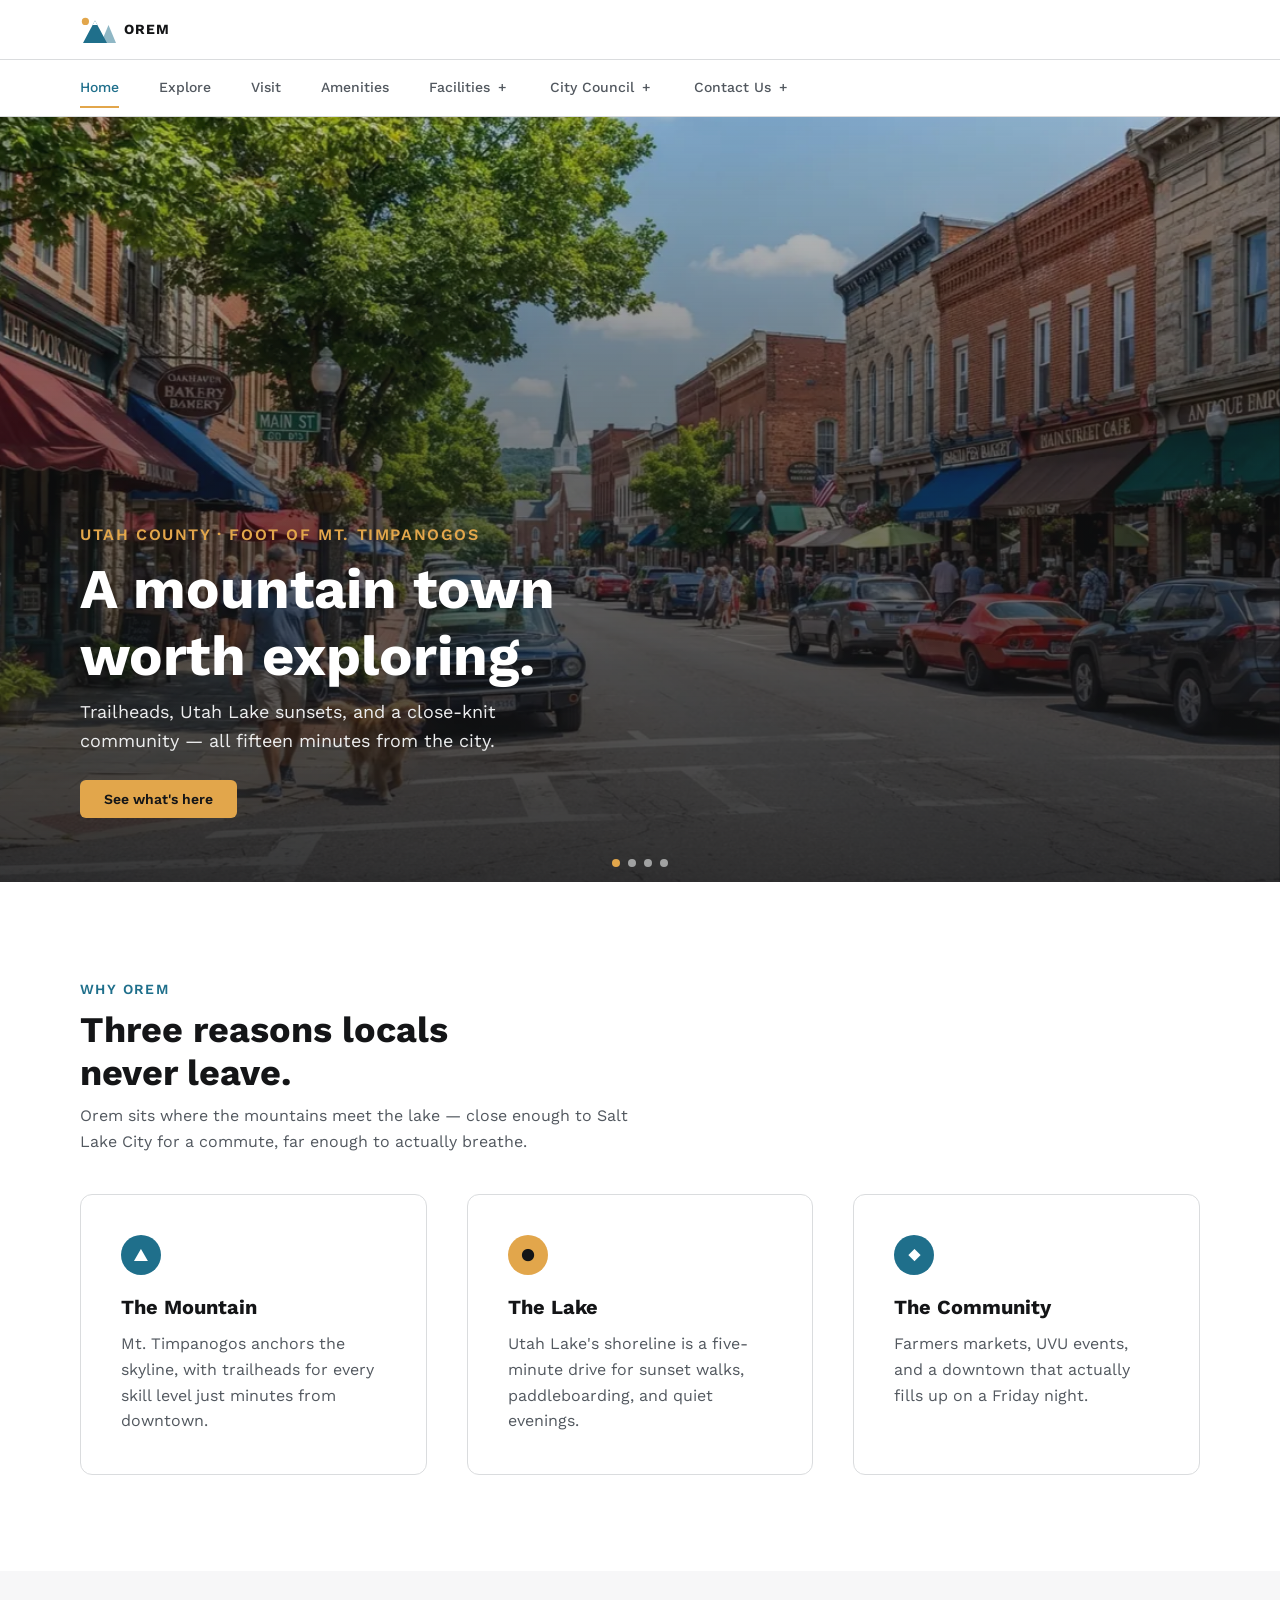
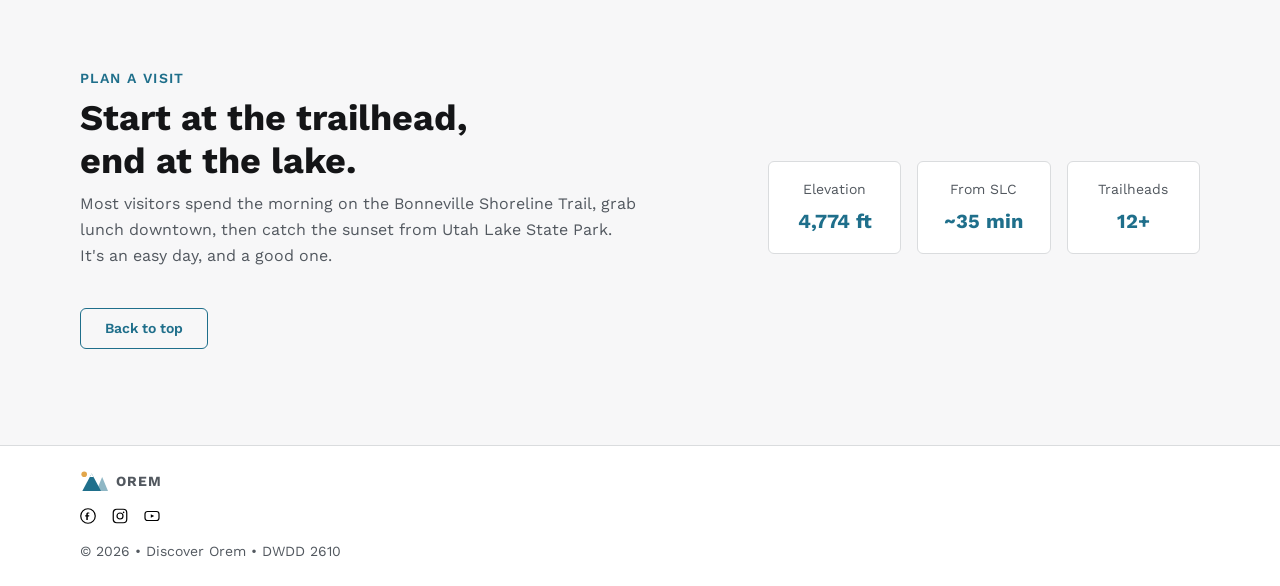
<file: index.html>
<!doctype html>
<html lang="en">
<head>
  <meta charset="UTF-8" />
  <meta name="viewport" content="width=device-width, initial-scale=1.0" />
  <title>Discover Orem — A Mountain Town Worth Exploring</title>
  <meta name="description" content="Discover Orem, Utah — at the foot of Mt. Timpanogos. Trails, Utah Lake, community events, and small-town charm minutes from the city." />

  <!-- Open Graph -->
  <meta property="og:title" content="Discover Orem — A Mountain Town Worth Exploring" />
  <meta property="og:description" content="Discover Orem, Utah — at the foot of Mt. Timpanogos. Trails, Utah Lake, community events, and small-town charm minutes from the city." />
  <meta property="og:type" content="website" />
  <meta property="og:url" content="https://21sbishop.github.io/2610-start-file/" />
  <meta property="og:image" content="https://21sbishop.github.io/2610-start-file/img/og-image.jpg" />
  <meta property="og:image:width" content="1200" />
  <meta property="og:image:height" content="630" />
  <meta property="og:image:alt" content="Discover Orem: Mt. Timpanogos above fall foliage in Utah County" />
  <meta property="og:logo" content="https://21sbishop.github.io/2610-start-file/img/android-chrome-512x512.png" />
  <meta name="twitter:card" content="summary_large_image" />
  <meta name="twitter:title" content="Discover Orem — A Mountain Town Worth Exploring" />
  <meta name="twitter:description" content="Discover Orem, Utah — at the foot of Mt. Timpanogos. Trails, Utah Lake, community events, and small-town charm minutes from the city." />
  <meta name="twitter:image" content="https://21sbishop.github.io/2610-start-file/img/og-image.jpg" />

  <!-- Favicons -->
  <link rel="icon" href="favicon.ico?v=2" sizes="any" />
  <link rel="icon" type="image/png" sizes="96x96" href="img/favicon-96x96.png" />
  <link rel="icon" type="image/svg+xml" href="img/favicon.svg" />
  <link rel="icon" type="image/png" sizes="32x32" href="img/favicon-32x32.png" />
  <link rel="icon" type="image/png" sizes="16x16" href="img/favicon-16x16.png" />
  <link rel="apple-touch-icon" sizes="180x180" href="img/apple-touch-icon.png" />
  <link rel="manifest" href="site.webmanifest" />
  <meta name="theme-color" content="#1f6f8b" />
  <meta name="apple-mobile-web-app-title" content="Orem" />

  
  <link rel="preconnect" href="https://fonts.googleapis.com" />
  <link rel="preconnect" href="https://fonts.gstatic.com" crossorigin />
  <link href="https://fonts.googleapis.com/css2?family=Work+Sans:wght@400;500;600;700&display=swap" rel="stylesheet" />


  <link rel="stylesheet" href="styles/styles.min.css" />
  <link rel="stylesheet" href="https://cdn.jsdelivr.net/npm/swiper@11/swiper-bundle.min.css" />

  <!-- Scripts -->
  <script src="scripts/year.js" defer></script>
  <script src="scripts/navigation.js" defer></script>
  <script src="https://cdn.jsdelivr.net/npm/swiper@11/swiper-bundle.min.js" defer></script>
  <script src="scripts/swiper.js" defer></script>
</head>
<body>
  <a class="skip-link" href="#main">Skip to main content</a>

  <header class="site-header">
    <div class="container site-header__inner">
      <a class="brand" href="#hero">
        <img class="brand__mark" src="img/logo.svg" alt="" width="36" height="27" loading="lazy" />
        <span class="brand__name">OREM</span>
      </a>
      <button class="hamburger-button" aria-label="Toggle navigation" aria-expanded="false" aria-controls="primary-nav"></button>
    </div>
  </header>

  <nav class="primary-nav" id="primary-nav" aria-label="Primary">
    <div class="container">
      <ul class="site-nav">
        <li class="current-menu-item"><a href="#hero" aria-current="page">Home</a></li>
        <li><a href="#features">Explore</a></li>
        <li><a href="#visit">Visit</a></li>
        <li><a href="amenities.html">Amenities</a></li>
        <li class="menu-item-has-children"><a href="#">Facilities</a>
          <ul>
            <li><a href="library.html">Library</a></li>
            <li><a href="recreation-center.html">Recreation Center</a></li>
            <li><a href="sports-field.html">Sports Field</a></li>
            <li><a href="city-park.html">City Park</a></li>
          </ul>
        </li>
        <li class="menu-item-has-children"><a href="#">City Council</a>
          <ul>
            <li><a href="meetings.html">Meetings</a></li>
            <li><a href="council-members.html">Council Members</a></li>
          </ul>
        </li>
        <li class="menu-item-has-children"><a href="#">Contact Us</a>
          <ul>
            <li><a href="report-street-lamp.html">Report Street Lamp</a></li>
          </ul>
        </li>
      </ul>
    </div>
  </nav>

  <main id="main">
 
    <section class="hero" id="hero">
      <!-- Slider: Swiper.js, small images up to 450px wide, large images above -->
      <div class="swiper hero__media">
        <div class="swiper-wrapper">
          <div class="swiper-slide">
            <picture>
              <source media="(min-width: 450px)" srcset="sliders/slider1-large.webp">
              <img src="sliders/slider1-small.webp" alt="Summer on Main Street in Orem, with a man walking his golden retriever past classic cars" width="450" height="338" loading="lazy">
            </picture>
          </div>
          <div class="swiper-slide">
            <picture>
              <source media="(min-width: 450px)" srcset="sliders/slider2-large.webp">
              <img src="sliders/slider2-small.webp" alt="Fall on Main Street in Orem, with orange and red trees, scooters, and bike riders" width="450" height="338" loading="lazy">
            </picture>
          </div>
          <div class="swiper-slide">
            <picture>
              <source media="(min-width: 450px)" srcset="sliders/slider3-large.webp">
              <img src="sliders/slider3-small.webp" alt="Winter on Main Street in Orem, with neighbors shoveling snow from the sidewalks" width="450" height="338" loading="lazy">
            </picture>
          </div>
          <div class="swiper-slide">
            <picture>
              <source media="(min-width: 450px)" srcset="sliders/slider4-large.webp">
              <img src="sliders/slider4-small.webp" alt="Fireworks over Main Street in Orem on a summer night" width="450" height="338" loading="lazy">
            </picture>
          </div>
        </div>
      </div>
      <div class="hero__scrim"></div>
      <div class="swiper-pagination"></div>
      <div class="container hero__content">
        <p class="hero__eyebrow">Utah County · Foot of Mt. Timpanogos</p>
        <h1 class="hero__title">A mountain town worth exploring.</h1>
        <p class="hero__subtitle">
          Trailheads, Utah Lake sunsets, and a close-knit community — all
          fifteen minutes from the city.
        </p>
        <a class="button button--primary" href="#features">See what's here</a>
      </div>
    </section>

   
    <section class="section" id="features">
      <div class="container">
        <p class="section__eyebrow">Why Orem</p>
        <h2 class="section__title">Three reasons locals never leave.</h2>
        <p class="section__lede">
          Orem sits where the mountains meet the lake — close enough to
          Salt Lake City for a commute, far enough to actually breathe.
        </p>

        <div class="card-grid">
          <article class="card">
            <div class="card__icon card__icon--primary" aria-hidden="true">▲</div>
            <h3 class="card__title">The Mountain</h3>
            <p class="card__text">
              Mt. Timpanogos anchors the skyline, with trailheads for
              every skill level just minutes from downtown.
            </p>
          </article>

          <article class="card">
            <div class="card__icon card__icon--secondary" aria-hidden="true">●</div>
            <h3 class="card__title">The Lake</h3>
            <p class="card__text">
              Utah Lake's shoreline is a five-minute drive for sunset
              walks, paddleboarding, and quiet evenings.
            </p>
          </article>

          <article class="card">
            <div class="card__icon card__icon--primary" aria-hidden="true">◆</div>
            <h3 class="card__title">The Community</h3>
            <p class="card__text">
              Farmers markets, UVU events, and a downtown that actually
              fills up on a Friday night.
            </p>
          </article>
        </div>
      </div>
    </section>

    
    <section class="section section--alt" id="visit">
      <div class="container visit">
        <div class="visit__text">
          <p class="section__eyebrow">Plan a visit</p>
          <h2 class="section__title">Start at the trailhead, end at the lake.</h2>
          <p class="section__lede">
            Most visitors spend the morning on the Bonneville Shoreline
            Trail, grab lunch downtown, then catch the sunset from Utah
            Lake State Park. It's an easy day, and a good one.
          </p>
          <a class="button button--secondary" href="#hero">Back to top</a>
        </div>
        <div class="visit__panel">
          <dl class="stat-list">
            <div class="stat">
              <dt class="stat__label">Elevation</dt>
              <dd class="stat__value">4,774 ft</dd>
            </div>
            <div class="stat">
              <dt class="stat__label">From SLC</dt>
              <dd class="stat__value">~35 min</dd>
            </div>
            <div class="stat">
              <dt class="stat__label">Trailheads</dt>
              <dd class="stat__value">12+</dd>
            </div>
          </dl>
        </div>
      </div>
    </section>
  </main>

  <footer class="site-footer">
    <div class="container site-footer__inner">
      <a class="brand brand--footer" href="#hero">
        <img class="brand__mark" src="img/logo.svg" alt="" width="28" height="21" loading="lazy" />
        <span class="brand__name">OREM</span>
      </a>

      <div class="social">
        <a href="#" target="_blank" rel="noopener" aria-label="Orem on Facebook"><img src="img/icon-facebook.svg" alt="" width="16" height="16"></a>
        <a href="#" target="_blank" rel="noopener" aria-label="Orem on Instagram"><img src="img/icon-instagram.svg" alt="" width="16" height="16"></a>
        <a href="#" target="_blank" rel="noopener" aria-label="Orem on YouTube"><img src="img/icon-youtube.svg" alt="" width="16" height="16"></a>
      </div>

      <p class="site-footer__copy">
        &copy; <span id="currentyear"></span> &bull; Discover Orem &bull; DWDD 2610
      </p>
    </div>
  </footer>
</body>
</html>
</file>
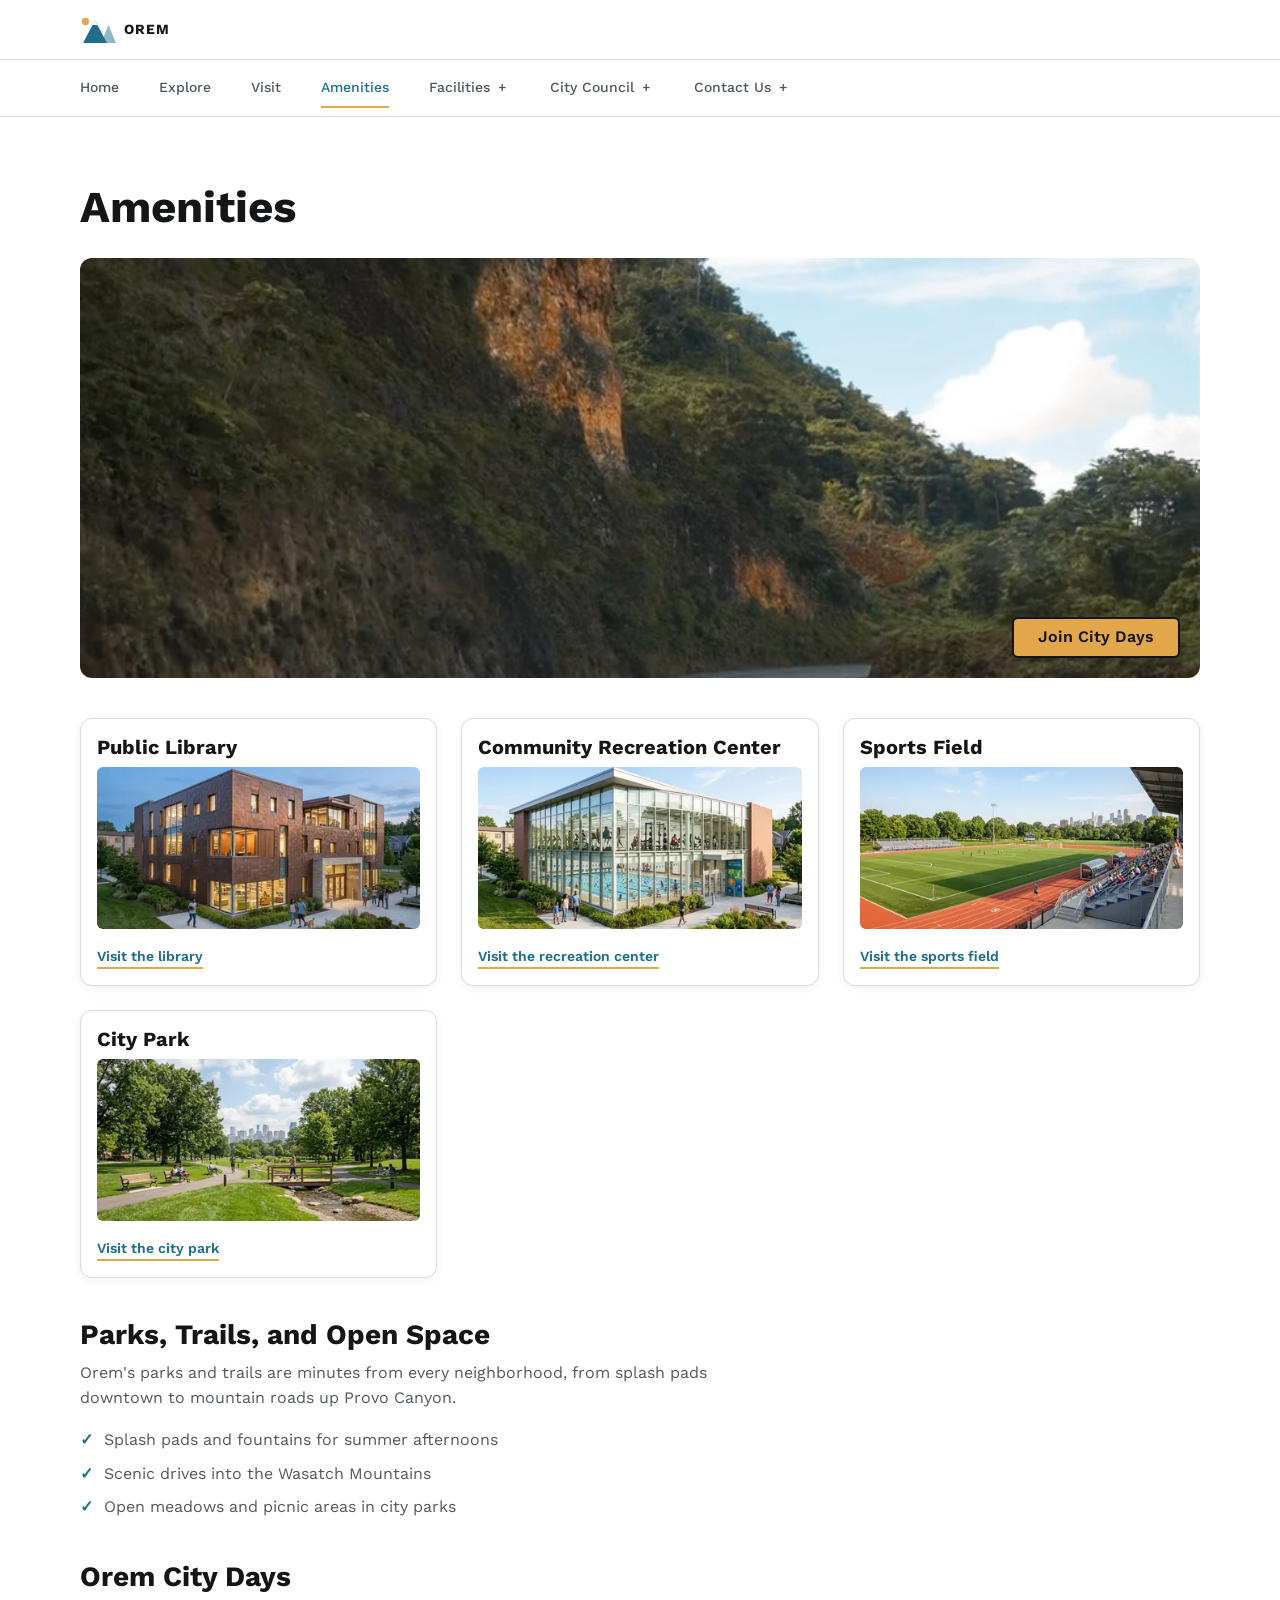
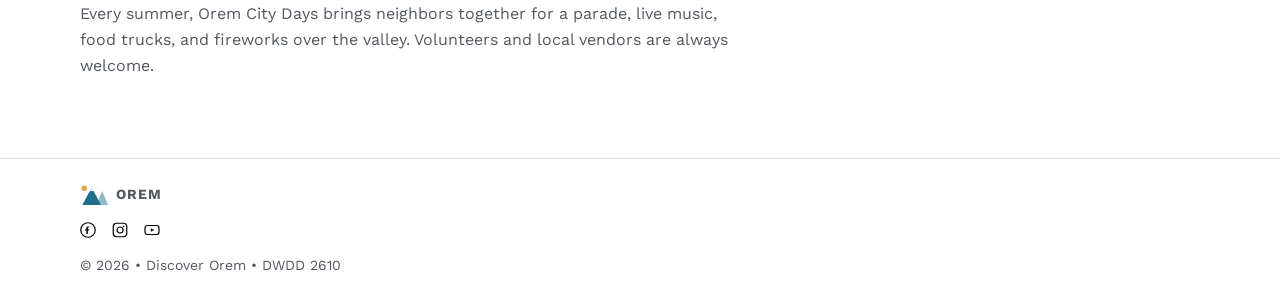
<file: amenities.html>
<!doctype html>
<html lang="en">
<head>
  <meta charset="UTF-8" />
  <meta name="viewport" content="width=device-width, initial-scale=1.0" />
  <title>Amenities | Discover Orem</title>
  <meta name="description" content="Parks, trails, splash pads, and Orem City Days: the amenities that make Orem, Utah a great place to live." />

  <!-- Open Graph -->
  <meta property="og:title" content="Amenities | Discover Orem" />
  <meta property="og:description" content="Parks, trails, splash pads, and Orem City Days: the amenities that make Orem, Utah a great place to live." />
  <meta property="og:type" content="website" />
  <meta property="og:url" content="https://21sbishop.github.io/2610-start-file/amenities.html" />
  <meta property="og:image" content="https://21sbishop.github.io/2610-start-file/img/og-image.jpg" />
  <meta property="og:image:width" content="1200" />
  <meta property="og:image:height" content="630" />
  <meta property="og:image:alt" content="Discover Orem: Mt. Timpanogos above fall foliage in Utah County" />
  <meta property="og:logo" content="https://21sbishop.github.io/2610-start-file/img/android-chrome-512x512.png" />
  <meta name="twitter:card" content="summary_large_image" />
  <meta name="twitter:title" content="Amenities | Discover Orem" />
  <meta name="twitter:description" content="Parks, trails, splash pads, and Orem City Days: the amenities that make Orem, Utah a great place to live." />
  <meta name="twitter:image" content="https://21sbishop.github.io/2610-start-file/img/og-image.jpg" />

  <!-- Favicons -->
  <link rel="icon" href="favicon.ico?v=2" sizes="any" />
  <link rel="icon" type="image/png" sizes="96x96" href="img/favicon-96x96.png" />
  <link rel="icon" type="image/svg+xml" href="img/favicon.svg" />
  <link rel="icon" type="image/png" sizes="32x32" href="img/favicon-32x32.png" />
  <link rel="icon" type="image/png" sizes="16x16" href="img/favicon-16x16.png" />
  <link rel="apple-touch-icon" sizes="180x180" href="img/apple-touch-icon.png" />
  <link rel="manifest" href="site.webmanifest" />
  <meta name="theme-color" content="#1f6f8b" />
  <meta name="apple-mobile-web-app-title" content="Orem" />

  
  <link rel="preconnect" href="https://fonts.googleapis.com" />
  <link rel="preconnect" href="https://fonts.gstatic.com" crossorigin />
  <link href="https://fonts.googleapis.com/css2?family=Work+Sans:wght@400;500;600;700&display=swap" rel="stylesheet" />


  <link rel="stylesheet" href="styles/styles.min.css" />

  <!-- Scripts -->
  <script src="scripts/year.js" defer></script>
  <script src="scripts/navigation.js" defer></script>
</head>
<body>
  <a class="skip-link" href="#main">Skip to main content</a>

  <header class="site-header">
    <div class="container site-header__inner">
      <a class="brand" href="index.html">
        <img class="brand__mark" src="img/logo.svg" alt="" width="36" height="27" loading="lazy" />
        <span class="brand__name">OREM</span>
      </a>
      <button class="hamburger-button" aria-label="Toggle navigation" aria-expanded="false" aria-controls="primary-nav"></button>
    </div>
  </header>

  <nav class="primary-nav" id="primary-nav" aria-label="Primary">
    <div class="container">
      <ul class="site-nav">
        <li><a href="index.html#hero">Home</a></li>
        <li><a href="index.html#features">Explore</a></li>
        <li><a href="index.html#visit">Visit</a></li>
        <li class="current-menu-item"><a href="amenities.html" aria-current="page">Amenities</a></li>
        <li class="menu-item-has-children"><a href="#">Facilities</a>
          <ul>
            <li><a href="library.html">Library</a></li>
            <li><a href="recreation-center.html">Recreation Center</a></li>
            <li><a href="sports-field.html">Sports Field</a></li>
            <li><a href="city-park.html">City Park</a></li>
          </ul>
        </li>
        <li class="menu-item-has-children"><a href="#">City Council</a>
          <ul>
            <li><a href="meetings.html">Meetings</a></li>
            <li><a href="council-members.html">Council Members</a></li>
          </ul>
        </li>
        <li class="menu-item-has-children"><a href="#">Contact Us</a>
          <ul>
            <li><a href="report-street-lamp.html">Report Street Lamp</a></li>
          </ul>
        </li>
      </ul>
    </div>
  </nav>

  <main id="main" class="page">
    <h1>Amenities</h1>
    <div class="hero-video">
      <video width="800" height="300" loop autoplay muted playsinline preload="auto">
        <source src="media/hero-video-hb.webm" type="video/webm">
        <source src="media/hero-video-hb.mp4" type="video/mp4">
      </video>
      <a href="#city-days">Join City Days</a>
    </div>

    <div class="grid-3">
      <div class="card-1">
        <span>Public Library</span>
        <img src="photos/amenity-library-thumbnail.webp" alt="The Orem Public Library, a brick building with tall windows and a reading room lit up inside" width="400" height="200" loading="lazy">
        <a href="library.html">Visit the library</a>
      </div>
      <div class="card-1">
        <span>Community Recreation Center</span>
        <img src="photos/amenity-recreation-center-thumbnail.webp" alt="The Orem Community Recreation Center, with a glass front showing a fitness floor above an indoor pool" width="400" height="200" loading="lazy">
        <a href="recreation-center.html">Visit the recreation center</a>
      </div>
      <div class="card-1">
        <span>Sports Field</span>
        <img src="photos/amenity-sports-field-thumbnail.webp" alt="The Orem sports field, with a green turf field and a red running track beside covered bleachers" width="400" height="200" loading="lazy">
        <a href="sports-field.html">Visit the sports field</a>
      </div>
      <div class="card-1">
        <span>City Park</span>
        <img src="photos/amenity-city-park-thumbnail.webp" alt="Orem City Park, with a winding path, a small wooden bridge over a creek, and tall shade trees" width="400" height="200" loading="lazy">
        <a href="city-park.html">Visit the city park</a>
      </div>
    </div>

    <h2>Parks, Trails, and Open Space</h2>
    <p>Orem's parks and trails are minutes from every neighborhood, from splash pads downtown to mountain roads up Provo Canyon.</p>
    <ul>
      <li>Splash pads and fountains for summer afternoons</li>
      <li>Scenic drives into the Wasatch Mountains</li>
      <li>Open meadows and picnic areas in city parks</li>
    </ul>

    <h2 id="city-days">Orem City Days</h2>
    <p>Every summer, Orem City Days brings neighbors together for a parade, live music, food trucks, and fireworks over the valley. Volunteers and local vendors are always welcome.</p>
  </main>

  <footer class="site-footer">
    <div class="container site-footer__inner">
      <a class="brand brand--footer" href="index.html">
        <img class="brand__mark" src="img/logo.svg" alt="" width="28" height="21" loading="lazy" />
        <span class="brand__name">OREM</span>
      </a>

      <div class="social">
        <a href="#" target="_blank" rel="noopener" aria-label="Orem on Facebook"><img src="img/icon-facebook.svg" alt="" width="16" height="16"></a>
        <a href="#" target="_blank" rel="noopener" aria-label="Orem on Instagram"><img src="img/icon-instagram.svg" alt="" width="16" height="16"></a>
        <a href="#" target="_blank" rel="noopener" aria-label="Orem on YouTube"><img src="img/icon-youtube.svg" alt="" width="16" height="16"></a>
      </div>

      <p class="site-footer__copy">
        &copy; <span id="currentyear"></span> &bull; Discover Orem &bull; DWDD 2610
      </p>
    </div>
  </footer>
</body>
</html>
</file>
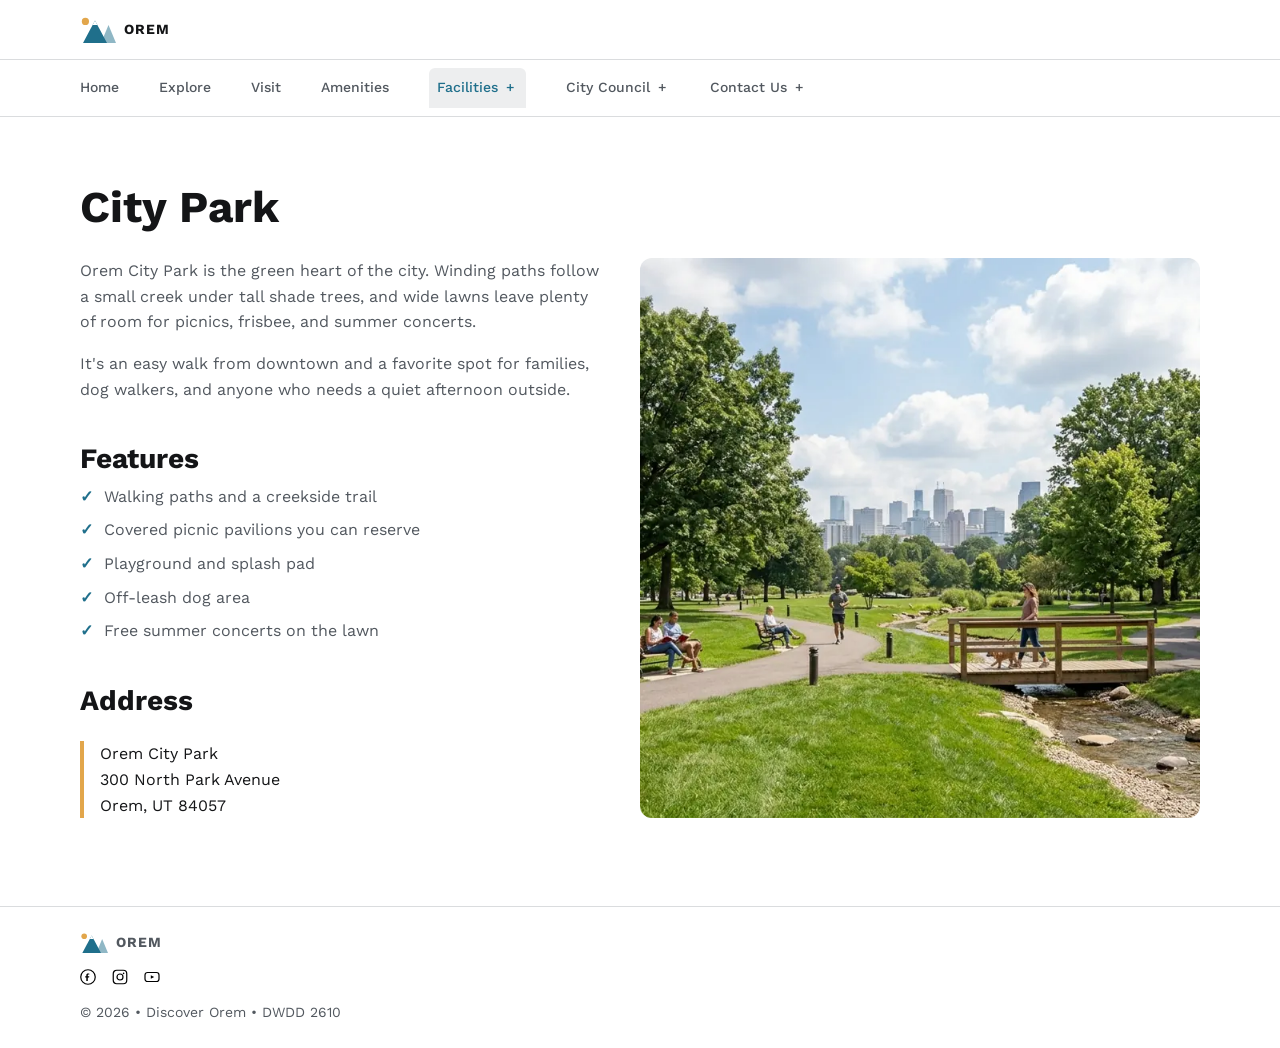
<file: city-park.html>
<!doctype html>
<html lang="en">
<head>
  <meta charset="UTF-8" />
  <meta name="viewport" content="width=device-width, initial-scale=1.0" />
  <title>City Park | Discover Orem</title>
  <meta name="description" content="Orem City Park is the green heart of the city. Winding paths follow a small creek under tall shade trees, and wide lawns leave plenty of room for picnics, frisbee, and summer concerts." />

  <!-- Open Graph -->
  <meta property="og:title" content="City Park | Discover Orem" />
  <meta property="og:description" content="Orem City Park is the green heart of the city. Winding paths follow a small creek under tall shade trees, and wide lawns leave plenty of room for picnics, frisbee, and summer concerts." />
  <meta property="og:type" content="website" />
  <meta property="og:url" content="https://21sbishop.github.io/2610-start-file/city-park.html" />
  <meta property="og:image" content="https://21sbishop.github.io/2610-start-file/img/og-image.jpg" />
  <meta property="og:image:width" content="1200" />
  <meta property="og:image:height" content="630" />
  <meta property="og:image:alt" content="Discover Orem: Mt. Timpanogos above fall foliage in Utah County" />
  <meta property="og:logo" content="https://21sbishop.github.io/2610-start-file/img/android-chrome-512x512.png" />
  <meta name="twitter:card" content="summary_large_image" />
  <meta name="twitter:title" content="City Park | Discover Orem" />
  <meta name="twitter:description" content="Orem City Park is the green heart of the city. Winding paths follow a small creek under tall shade trees, and wide lawns leave plenty of room for picnics, frisbee, and summer concerts." />
  <meta name="twitter:image" content="https://21sbishop.github.io/2610-start-file/img/og-image.jpg" />

  <!-- Favicons -->
  <link rel="icon" href="favicon.ico?v=2" sizes="any" />
  <link rel="icon" type="image/png" sizes="96x96" href="img/favicon-96x96.png" />
  <link rel="icon" type="image/svg+xml" href="img/favicon.svg" />
  <link rel="icon" type="image/png" sizes="32x32" href="img/favicon-32x32.png" />
  <link rel="icon" type="image/png" sizes="16x16" href="img/favicon-16x16.png" />
  <link rel="apple-touch-icon" sizes="180x180" href="img/apple-touch-icon.png" />
  <link rel="manifest" href="site.webmanifest" />
  <meta name="theme-color" content="#1f6f8b" />
  <meta name="apple-mobile-web-app-title" content="Orem" />

  
  <link rel="preconnect" href="https://fonts.googleapis.com" />
  <link rel="preconnect" href="https://fonts.gstatic.com" crossorigin />
  <link href="https://fonts.googleapis.com/css2?family=Work+Sans:wght@400;500;600;700&display=swap" rel="stylesheet" />


  <link rel="stylesheet" href="styles/styles.min.css" />

  <!-- Scripts -->
  <script src="scripts/year.js" defer></script>
  <script src="scripts/navigation.js" defer></script>
</head>
<body>
  <a class="skip-link" href="#main">Skip to main content</a>

  <header class="site-header">
    <div class="container site-header__inner">
      <a class="brand" href="index.html">
        <img class="brand__mark" src="img/logo.svg" alt="" width="36" height="27" loading="lazy" />
        <span class="brand__name">OREM</span>
      </a>
      <button class="hamburger-button" aria-label="Toggle navigation" aria-expanded="false" aria-controls="primary-nav"></button>
    </div>
  </header>

  <nav class="primary-nav" id="primary-nav" aria-label="Primary">
    <div class="container">
      <ul class="site-nav">
        <li><a href="index.html#hero">Home</a></li>
        <li><a href="index.html#features">Explore</a></li>
        <li><a href="index.html#visit">Visit</a></li>
        <li><a href="amenities.html">Amenities</a></li>
        <li class="menu-item-has-children current-menu-parent"><a href="#">Facilities</a>
          <ul>
            <li><a href="library.html">Library</a></li>
            <li><a href="recreation-center.html">Recreation Center</a></li>
            <li><a href="sports-field.html">Sports Field</a></li>
            <li class="current-menu-item"><a href="city-park.html" aria-current="page">City Park</a></li>
          </ul>
        </li>
        <li class="menu-item-has-children"><a href="#">City Council</a>
          <ul>
            <li><a href="meetings.html">Meetings</a></li>
            <li><a href="council-members.html">Council Members</a></li>
          </ul>
        </li>
        <li class="menu-item-has-children"><a href="#">Contact Us</a>
          <ul>
            <li><a href="report-street-lamp.html">Report Street Lamp</a></li>
          </ul>
        </li>
      </ul>
    </div>
  </nav>

  <main id="main" class="page">
    <h1>City Park</h1>
    <img src="photos/amenity-city-park.webp" alt="Orem City Park, with a winding path, a small wooden bridge over a creek, and tall shade trees" width="700" height="700">
    <p>Orem City Park is the green heart of the city. Winding paths follow a small creek under tall shade trees, and wide lawns leave plenty of room for picnics, frisbee, and summer concerts.</p>
    <p>It's an easy walk from downtown and a favorite spot for families, dog walkers, and anyone who needs a quiet afternoon outside.</p>
    <h2>Features</h2>
    <ul>
      <li>Walking paths and a creekside trail</li>
      <li>Covered picnic pavilions you can reserve</li>
      <li>Playground and splash pad</li>
      <li>Off-leash dog area</li>
      <li>Free summer concerts on the lawn</li>
    </ul>
    <h2>Address</h2>
    <address>
      Orem City Park<br>
      300 North Park Avenue<br>
      Orem, UT 84057
    </address>
  </main>

  <footer class="site-footer">
    <div class="container site-footer__inner">
      <a class="brand brand--footer" href="index.html">
        <img class="brand__mark" src="img/logo.svg" alt="" width="28" height="21" loading="lazy" />
        <span class="brand__name">OREM</span>
      </a>

      <div class="social">
        <a href="#" target="_blank" rel="noopener" aria-label="Orem on Facebook"><img src="img/icon-facebook.svg" alt="" width="16" height="16"></a>
        <a href="#" target="_blank" rel="noopener" aria-label="Orem on Instagram"><img src="img/icon-instagram.svg" alt="" width="16" height="16"></a>
        <a href="#" target="_blank" rel="noopener" aria-label="Orem on YouTube"><img src="img/icon-youtube.svg" alt="" width="16" height="16"></a>
      </div>

      <p class="site-footer__copy">
        &copy; <span id="currentyear"></span> &bull; Discover Orem &bull; DWDD 2610
      </p>
    </div>
  </footer>
</body>
</html>
</file>
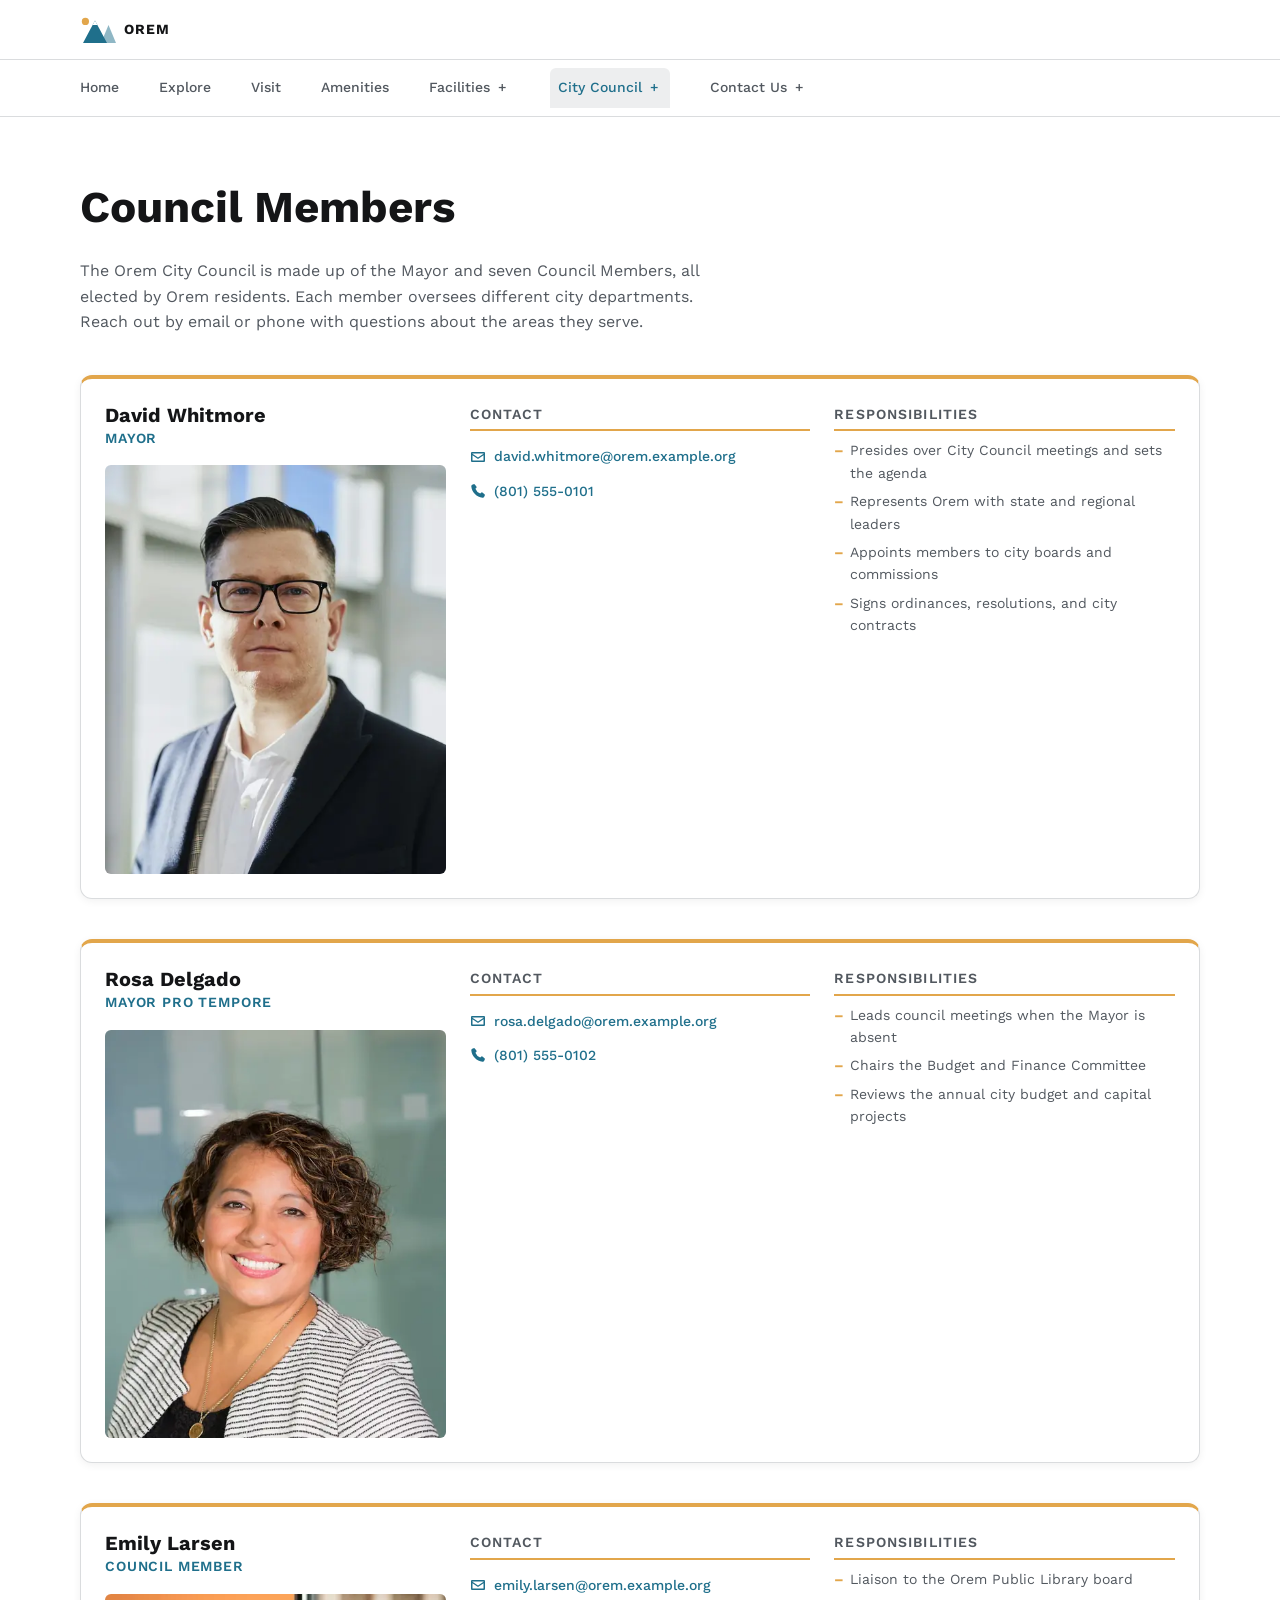
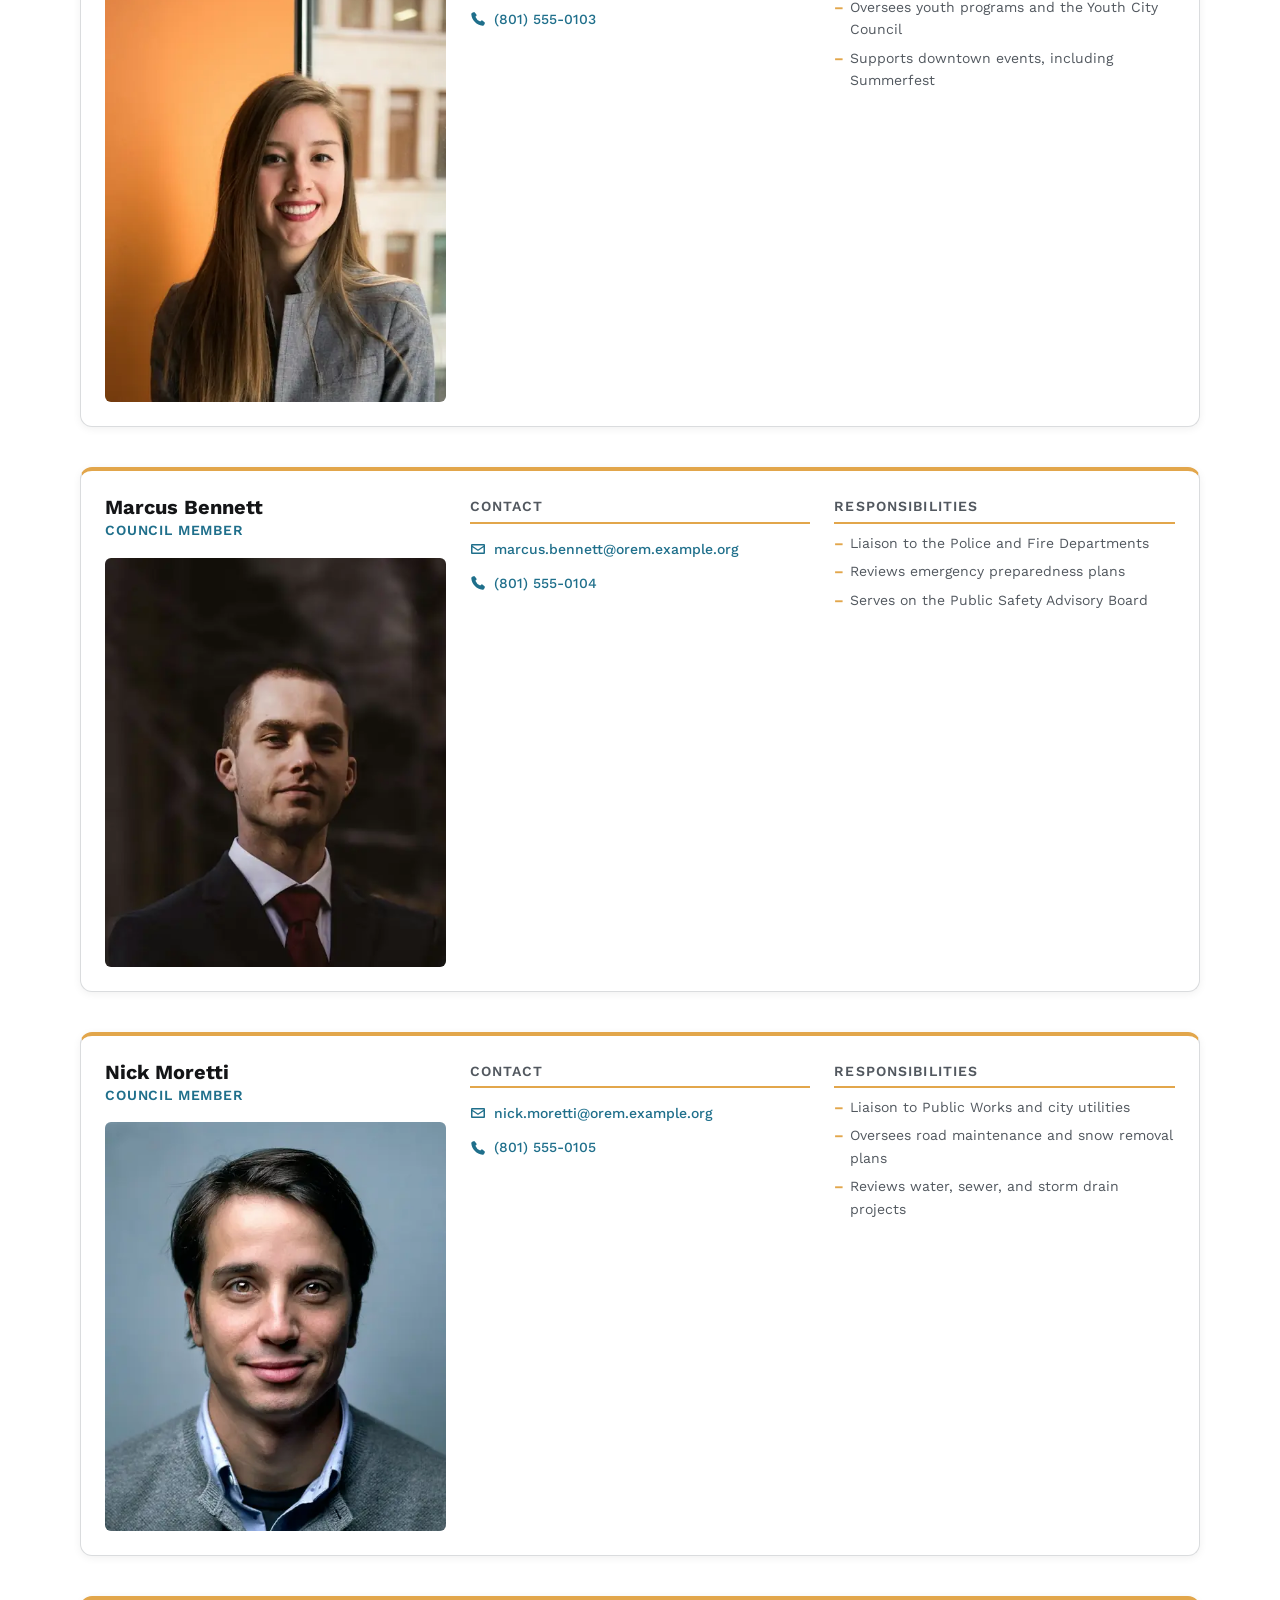
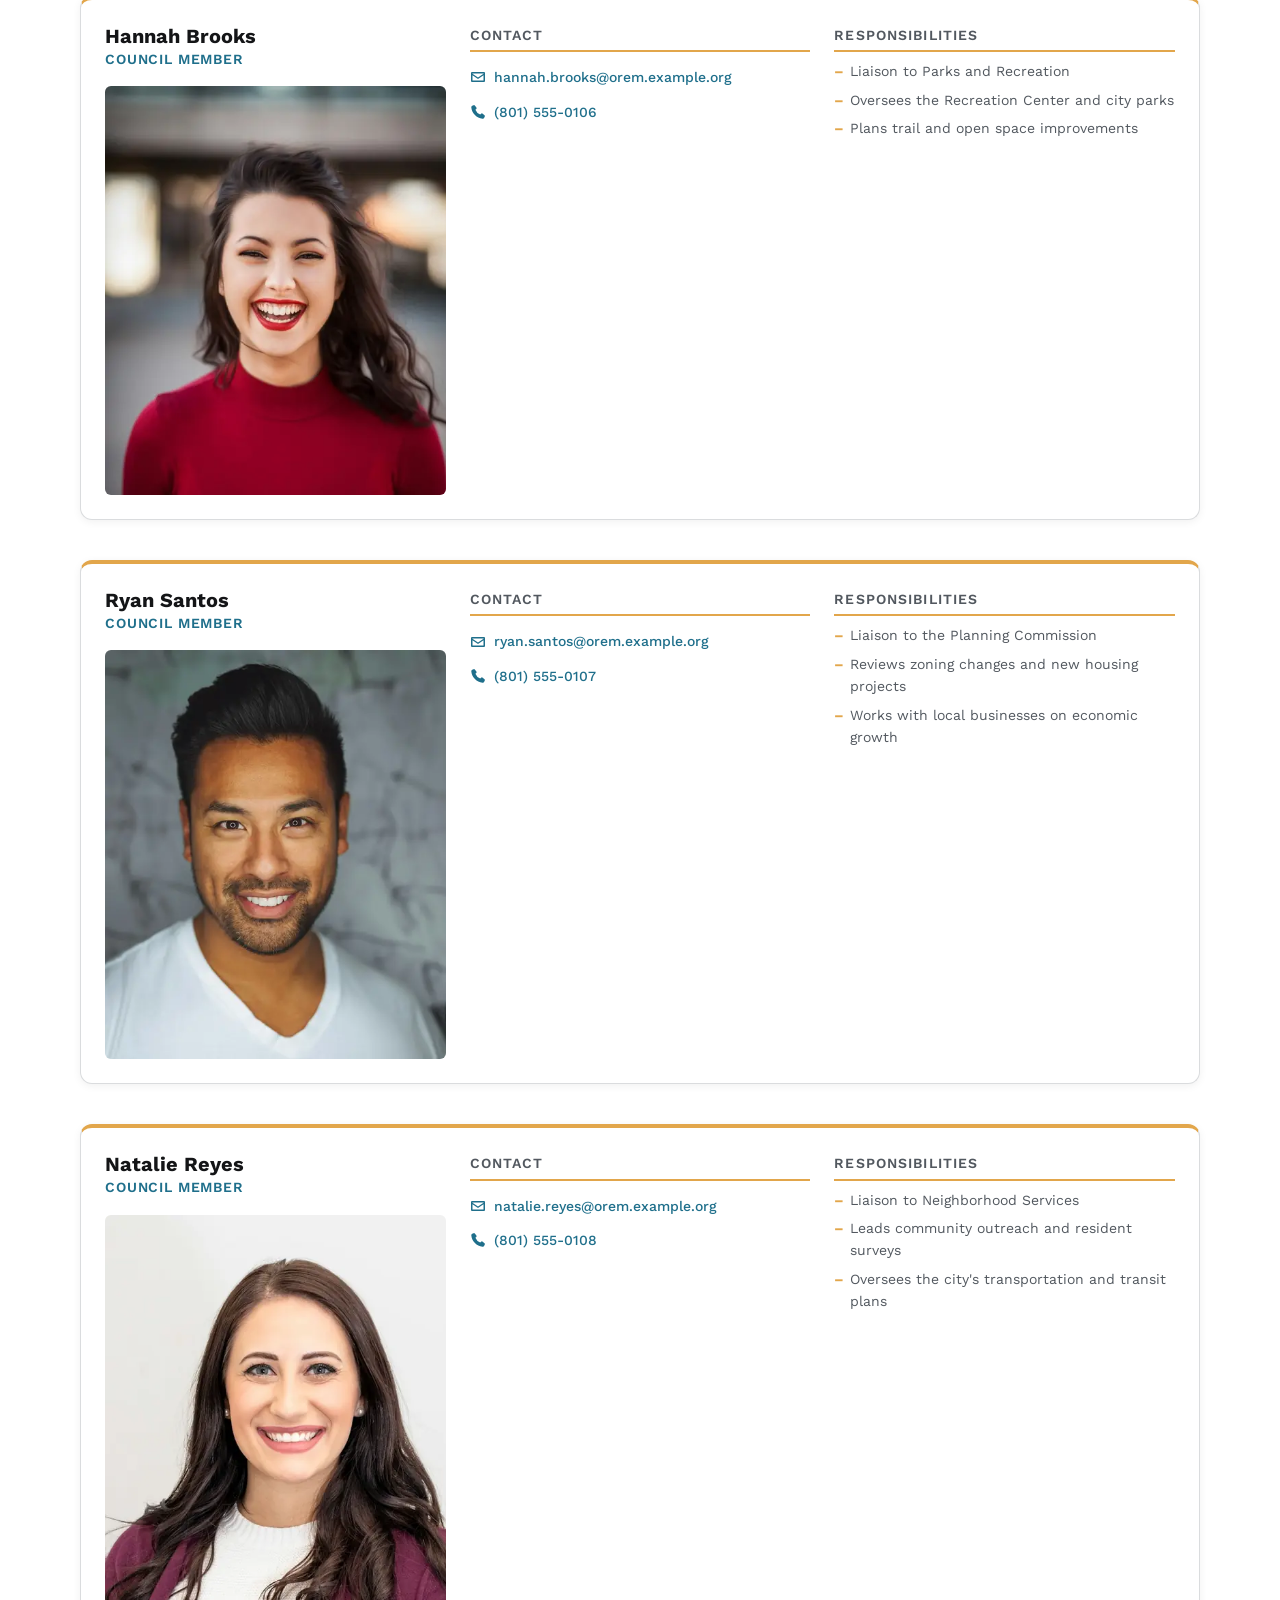
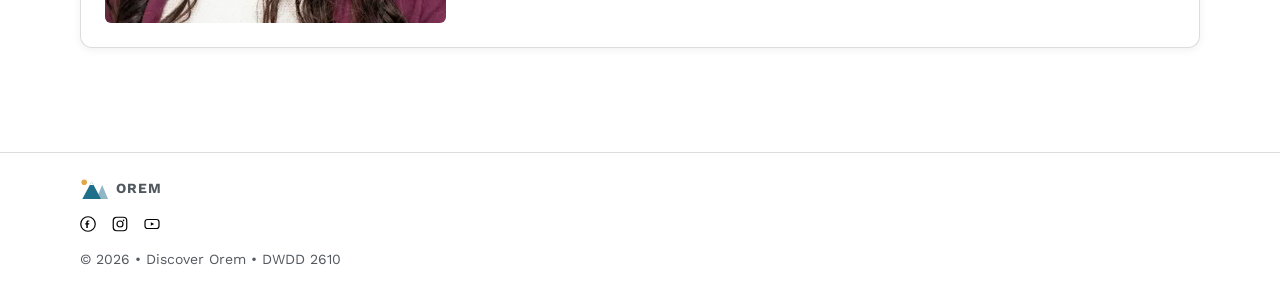
<file: council-members.html>
<!doctype html>
<html lang="en">
<head>
  <meta charset="UTF-8" />
  <meta name="viewport" content="width=device-width, initial-scale=1.0" />
  <title>Council Members | Discover Orem</title>
  <meta name="description" content="Meet the Orem City Council: the Mayor and seven Council Members, with contact details and the city departments each one oversees." />

  <!-- Open Graph -->
  <meta property="og:title" content="Council Members | Discover Orem" />
  <meta property="og:description" content="Meet the Orem City Council: the Mayor and seven Council Members, with contact details and the city departments each one oversees." />
  <meta property="og:type" content="website" />
  <meta property="og:url" content="https://21sbishop.github.io/2610-start-file/council-members.html" />
  <meta property="og:image" content="https://21sbishop.github.io/2610-start-file/img/og-image.jpg" />
  <meta property="og:image:width" content="1200" />
  <meta property="og:image:height" content="630" />
  <meta property="og:image:alt" content="Discover Orem: Mt. Timpanogos above fall foliage in Utah County" />
  <meta property="og:logo" content="https://21sbishop.github.io/2610-start-file/img/android-chrome-512x512.png" />
  <meta name="twitter:card" content="summary_large_image" />
  <meta name="twitter:title" content="Council Members | Discover Orem" />
  <meta name="twitter:description" content="Meet the Orem City Council: the Mayor and seven Council Members, with contact details and the city departments each one oversees." />
  <meta name="twitter:image" content="https://21sbishop.github.io/2610-start-file/img/og-image.jpg" />

  <!-- Favicons -->
  <link rel="icon" href="favicon.ico?v=2" sizes="any" />
  <link rel="icon" type="image/png" sizes="96x96" href="img/favicon-96x96.png" />
  <link rel="icon" type="image/svg+xml" href="img/favicon.svg" />
  <link rel="icon" type="image/png" sizes="32x32" href="img/favicon-32x32.png" />
  <link rel="icon" type="image/png" sizes="16x16" href="img/favicon-16x16.png" />
  <link rel="apple-touch-icon" sizes="180x180" href="img/apple-touch-icon.png" />
  <link rel="manifest" href="site.webmanifest" />
  <meta name="theme-color" content="#1f6f8b" />
  <meta name="apple-mobile-web-app-title" content="Orem" />

  
  <link rel="preconnect" href="https://fonts.googleapis.com" />
  <link rel="preconnect" href="https://fonts.gstatic.com" crossorigin />
  <link href="https://fonts.googleapis.com/css2?family=Work+Sans:wght@400;500;600;700&display=swap" rel="stylesheet" />


  <link rel="stylesheet" href="styles/styles.min.css" />

  <!-- Scripts -->
  <script src="scripts/year.js" defer></script>
  <script src="scripts/navigation.js" defer></script>
</head>
<body>
  <a class="skip-link" href="#main">Skip to main content</a>

  <header class="site-header">
    <div class="container site-header__inner">
      <a class="brand" href="index.html">
        <img class="brand__mark" src="img/logo.svg" alt="" width="36" height="27" loading="lazy" />
        <span class="brand__name">OREM</span>
      </a>
      <button class="hamburger-button" aria-label="Toggle navigation" aria-expanded="false" aria-controls="primary-nav"></button>
    </div>
  </header>

  <nav class="primary-nav" id="primary-nav" aria-label="Primary">
    <div class="container">
      <ul class="site-nav">
        <li><a href="index.html#hero">Home</a></li>
        <li><a href="index.html#features">Explore</a></li>
        <li><a href="index.html#visit">Visit</a></li>
        <li><a href="amenities.html">Amenities</a></li>
        <li class="menu-item-has-children"><a href="#">Facilities</a>
          <ul>
            <li><a href="library.html">Library</a></li>
            <li><a href="recreation-center.html">Recreation Center</a></li>
            <li><a href="sports-field.html">Sports Field</a></li>
            <li><a href="city-park.html">City Park</a></li>
          </ul>
        </li>
        <li class="menu-item-has-children current-menu-parent"><a href="#">City Council</a>
          <ul>
            <li><a href="meetings.html">Meetings</a></li>
            <li class="current-menu-item"><a href="council-members.html" aria-current="page">Council Members</a></li>
          </ul>
        </li>
        <li class="menu-item-has-children"><a href="#">Contact Us</a>
          <ul>
            <li><a href="report-street-lamp.html">Report Street Lamp</a></li>
          </ul>
        </li>
      </ul>
    </div>
  </nav>

  <main id="main" class="page">
    <h1>Council Members</h1>
    <p>The Orem City Council is made up of the Mayor and seven Council Members, all elected by Orem residents. Each member oversees different city departments. Reach out by email or phone with questions about the areas they serve.</p>
    <div class="employees">
      <section>
        <div>
          <h2>David Whitmore</h2>
          <p>Mayor</p>
          <img src="employees/david-whitmore.webp" alt="Mayor David Whitmore, a man with glasses in a dark blazer and white shirt" width="500" height="600">
        </div>
        <div>
          <h2>Contact</h2>
          <a class="email" href="mailto:david.whitmore@orem.example.org">david.whitmore@orem.example.org</a>
          <a class="phone" href="tel:+18015550101">(801) 555-0101</a>
        </div>
        <div>
          <h2>Responsibilities</h2>
          <ul>
            <li>Presides over City Council meetings and sets the agenda</li>
            <li>Represents Orem with state and regional leaders</li>
            <li>Appoints members to city boards and commissions</li>
            <li>Signs ordinances, resolutions, and city contracts</li>
          </ul>
        </div>
      </section>
      <section>
        <div>
          <h2>Rosa Delgado</h2>
          <p>Mayor Pro Tempore</p>
          <img src="employees/rosa-delgado.webp" alt="Mayor Pro Tempore Rosa Delgado, a smiling woman with curly hair in a striped jacket" width="500" height="600">
        </div>
        <div>
          <h2>Contact</h2>
          <a class="email" href="mailto:rosa.delgado@orem.example.org">rosa.delgado@orem.example.org</a>
          <a class="phone" href="tel:+18015550102">(801) 555-0102</a>
        </div>
        <div>
          <h2>Responsibilities</h2>
          <ul>
            <li>Leads council meetings when the Mayor is absent</li>
            <li>Chairs the Budget and Finance Committee</li>
            <li>Reviews the annual city budget and capital projects</li>
          </ul>
        </div>
      </section>
      <section>
        <div>
          <h2>Emily Larsen</h2>
          <p>Council Member</p>
          <img src="employees/emily-larsen.webp" alt="Council Member Emily Larsen, a smiling woman with long hair in a gray blazer" width="500" height="600" loading="lazy">
        </div>
        <div>
          <h2>Contact</h2>
          <a class="email" href="mailto:emily.larsen@orem.example.org">emily.larsen@orem.example.org</a>
          <a class="phone" href="tel:+18015550103">(801) 555-0103</a>
        </div>
        <div>
          <h2>Responsibilities</h2>
          <ul>
            <li>Liaison to the Orem Public Library board</li>
            <li>Oversees youth programs and the Youth City Council</li>
            <li>Supports downtown events, including Summerfest</li>
          </ul>
        </div>
      </section>
      <section>
        <div>
          <h2>Marcus Bennett</h2>
          <p>Council Member</p>
          <img src="employees/marcus-bennett.webp" alt="Council Member Marcus Bennett, a man in a dark suit and red tie" width="500" height="600" loading="lazy">
        </div>
        <div>
          <h2>Contact</h2>
          <a class="email" href="mailto:marcus.bennett@orem.example.org">marcus.bennett@orem.example.org</a>
          <a class="phone" href="tel:+18015550104">(801) 555-0104</a>
        </div>
        <div>
          <h2>Responsibilities</h2>
          <ul>
            <li>Liaison to the Police and Fire Departments</li>
            <li>Reviews emergency preparedness plans</li>
            <li>Serves on the Public Safety Advisory Board</li>
          </ul>
        </div>
      </section>
      <section>
        <div>
          <h2>Nick Moretti</h2>
          <p>Council Member</p>
          <img src="employees/nick-moretti.webp" alt="Council Member Nick Moretti, a man with dark hair in a gray sweater and collared shirt" width="500" height="600" loading="lazy">
        </div>
        <div>
          <h2>Contact</h2>
          <a class="email" href="mailto:nick.moretti@orem.example.org">nick.moretti@orem.example.org</a>
          <a class="phone" href="tel:+18015550105">(801) 555-0105</a>
        </div>
        <div>
          <h2>Responsibilities</h2>
          <ul>
            <li>Liaison to Public Works and city utilities</li>
            <li>Oversees road maintenance and snow removal plans</li>
            <li>Reviews water, sewer, and storm drain projects</li>
          </ul>
        </div>
      </section>
      <section>
        <div>
          <h2>Hannah Brooks</h2>
          <p>Council Member</p>
          <img src="employees/hannah-brooks.webp" alt="Council Member Hannah Brooks, a laughing woman with dark hair in a red sweater" width="500" height="600" loading="lazy">
        </div>
        <div>
          <h2>Contact</h2>
          <a class="email" href="mailto:hannah.brooks@orem.example.org">hannah.brooks@orem.example.org</a>
          <a class="phone" href="tel:+18015550106">(801) 555-0106</a>
        </div>
        <div>
          <h2>Responsibilities</h2>
          <ul>
            <li>Liaison to Parks and Recreation</li>
            <li>Oversees the Recreation Center and city parks</li>
            <li>Plans trail and open space improvements</li>
          </ul>
        </div>
      </section>
      <section>
        <div>
          <h2>Ryan Santos</h2>
          <p>Council Member</p>
          <img src="employees/ryan-santos.webp" alt="Council Member Ryan Santos, a smiling man with short dark hair and a beard in a white shirt" width="500" height="600" loading="lazy">
        </div>
        <div>
          <h2>Contact</h2>
          <a class="email" href="mailto:ryan.santos@orem.example.org">ryan.santos@orem.example.org</a>
          <a class="phone" href="tel:+18015550107">(801) 555-0107</a>
        </div>
        <div>
          <h2>Responsibilities</h2>
          <ul>
            <li>Liaison to the Planning Commission</li>
            <li>Reviews zoning changes and new housing projects</li>
            <li>Works with local businesses on economic growth</li>
          </ul>
        </div>
      </section>
      <section>
        <div>
          <h2>Natalie Reyes</h2>
          <p>Council Member</p>
          <img src="employees/natalie-reyes.webp" alt="Council Member Natalie Reyes, a smiling woman with long dark hair in a burgundy cardigan" width="500" height="600" loading="lazy">
        </div>
        <div>
          <h2>Contact</h2>
          <a class="email" href="mailto:natalie.reyes@orem.example.org">natalie.reyes@orem.example.org</a>
          <a class="phone" href="tel:+18015550108">(801) 555-0108</a>
        </div>
        <div>
          <h2>Responsibilities</h2>
          <ul>
            <li>Liaison to Neighborhood Services</li>
            <li>Leads community outreach and resident surveys</li>
            <li>Oversees the city's transportation and transit plans</li>
          </ul>
        </div>
      </section>
    </div>
  </main>

  <footer class="site-footer">
    <div class="container site-footer__inner">
      <a class="brand brand--footer" href="index.html">
        <img class="brand__mark" src="img/logo.svg" alt="" width="28" height="21" loading="lazy" />
        <span class="brand__name">OREM</span>
      </a>

      <div class="social">
        <a href="#" target="_blank" rel="noopener" aria-label="Orem on Facebook"><img src="img/icon-facebook.svg" alt="" width="16" height="16"></a>
        <a href="#" target="_blank" rel="noopener" aria-label="Orem on Instagram"><img src="img/icon-instagram.svg" alt="" width="16" height="16"></a>
        <a href="#" target="_blank" rel="noopener" aria-label="Orem on YouTube"><img src="img/icon-youtube.svg" alt="" width="16" height="16"></a>
      </div>

      <p class="site-footer__copy">
        &copy; <span id="currentyear"></span> &bull; Discover Orem &bull; DWDD 2610
      </p>
    </div>
  </footer>
</body>
</html>
</file>
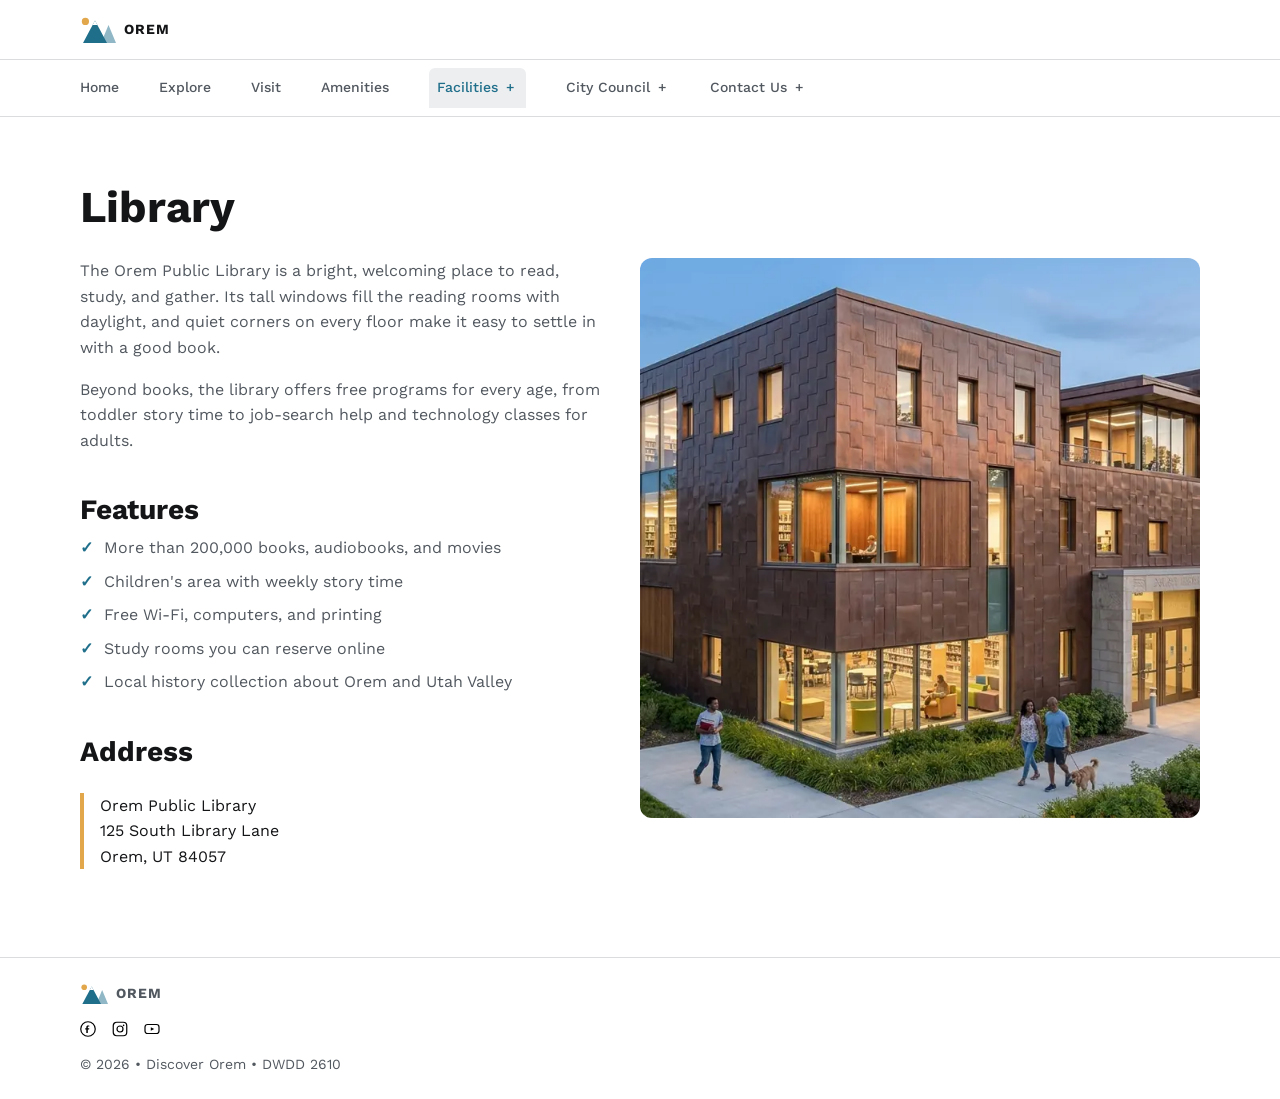
<file: library.html>
<!doctype html>
<html lang="en">
<head>
  <meta charset="UTF-8" />
  <meta name="viewport" content="width=device-width, initial-scale=1.0" />
  <title>Library | Discover Orem</title>
  <meta name="description" content="The Orem Public Library is a bright, welcoming place to read, study, and gather. Its tall windows fill the reading rooms with daylight, and quiet corners on every floor make it easy to settle in with a good book." />

  <!-- Open Graph -->
  <meta property="og:title" content="Library | Discover Orem" />
  <meta property="og:description" content="The Orem Public Library is a bright, welcoming place to read, study, and gather. Its tall windows fill the reading rooms with daylight, and quiet corners on every floor make it easy to settle in with a good book." />
  <meta property="og:type" content="website" />
  <meta property="og:url" content="https://21sbishop.github.io/2610-start-file/library.html" />
  <meta property="og:image" content="https://21sbishop.github.io/2610-start-file/img/og-image.jpg" />
  <meta property="og:image:width" content="1200" />
  <meta property="og:image:height" content="630" />
  <meta property="og:image:alt" content="Discover Orem: Mt. Timpanogos above fall foliage in Utah County" />
  <meta property="og:logo" content="https://21sbishop.github.io/2610-start-file/img/android-chrome-512x512.png" />
  <meta name="twitter:card" content="summary_large_image" />
  <meta name="twitter:title" content="Library | Discover Orem" />
  <meta name="twitter:description" content="The Orem Public Library is a bright, welcoming place to read, study, and gather. Its tall windows fill the reading rooms with daylight, and quiet corners on every floor make it easy to settle in with a good book." />
  <meta name="twitter:image" content="https://21sbishop.github.io/2610-start-file/img/og-image.jpg" />

  <!-- Favicons -->
  <link rel="icon" href="favicon.ico?v=2" sizes="any" />
  <link rel="icon" type="image/png" sizes="96x96" href="img/favicon-96x96.png" />
  <link rel="icon" type="image/svg+xml" href="img/favicon.svg" />
  <link rel="icon" type="image/png" sizes="32x32" href="img/favicon-32x32.png" />
  <link rel="icon" type="image/png" sizes="16x16" href="img/favicon-16x16.png" />
  <link rel="apple-touch-icon" sizes="180x180" href="img/apple-touch-icon.png" />
  <link rel="manifest" href="site.webmanifest" />
  <meta name="theme-color" content="#1f6f8b" />
  <meta name="apple-mobile-web-app-title" content="Orem" />

  
  <link rel="preconnect" href="https://fonts.googleapis.com" />
  <link rel="preconnect" href="https://fonts.gstatic.com" crossorigin />
  <link href="https://fonts.googleapis.com/css2?family=Work+Sans:wght@400;500;600;700&display=swap" rel="stylesheet" />


  <link rel="stylesheet" href="styles/styles.min.css" />

  <!-- Scripts -->
  <script src="scripts/year.js" defer></script>
  <script src="scripts/navigation.js" defer></script>
</head>
<body>
  <a class="skip-link" href="#main">Skip to main content</a>

  <header class="site-header">
    <div class="container site-header__inner">
      <a class="brand" href="index.html">
        <img class="brand__mark" src="img/logo.svg" alt="" width="36" height="27" loading="lazy" />
        <span class="brand__name">OREM</span>
      </a>
      <button class="hamburger-button" aria-label="Toggle navigation" aria-expanded="false" aria-controls="primary-nav"></button>
    </div>
  </header>

  <nav class="primary-nav" id="primary-nav" aria-label="Primary">
    <div class="container">
      <ul class="site-nav">
        <li><a href="index.html#hero">Home</a></li>
        <li><a href="index.html#features">Explore</a></li>
        <li><a href="index.html#visit">Visit</a></li>
        <li><a href="amenities.html">Amenities</a></li>
        <li class="menu-item-has-children current-menu-parent"><a href="#">Facilities</a>
          <ul>
            <li class="current-menu-item"><a href="library.html" aria-current="page">Library</a></li>
            <li><a href="recreation-center.html">Recreation Center</a></li>
            <li><a href="sports-field.html">Sports Field</a></li>
            <li><a href="city-park.html">City Park</a></li>
          </ul>
        </li>
        <li class="menu-item-has-children"><a href="#">City Council</a>
          <ul>
            <li><a href="meetings.html">Meetings</a></li>
            <li><a href="council-members.html">Council Members</a></li>
          </ul>
        </li>
        <li class="menu-item-has-children"><a href="#">Contact Us</a>
          <ul>
            <li><a href="report-street-lamp.html">Report Street Lamp</a></li>
          </ul>
        </li>
      </ul>
    </div>
  </nav>

  <main id="main" class="page">
    <h1>Library</h1>
    <img src="photos/amenity-library.webp" alt="The Orem Public Library, a brick building with tall windows and a reading room lit up inside" width="700" height="700">
    <p>The Orem Public Library is a bright, welcoming place to read, study, and gather. Its tall windows fill the reading rooms with daylight, and quiet corners on every floor make it easy to settle in with a good book.</p>
    <p>Beyond books, the library offers free programs for every age, from toddler story time to job-search help and technology classes for adults.</p>
    <h2>Features</h2>
    <ul>
      <li>More than 200,000 books, audiobooks, and movies</li>
      <li>Children's area with weekly story time</li>
      <li>Free Wi-Fi, computers, and printing</li>
      <li>Study rooms you can reserve online</li>
      <li>Local history collection about Orem and Utah Valley</li>
    </ul>
    <h2>Address</h2>
    <address>
      Orem Public Library<br>
      125 South Library Lane<br>
      Orem, UT 84057
    </address>
  </main>

  <footer class="site-footer">
    <div class="container site-footer__inner">
      <a class="brand brand--footer" href="index.html">
        <img class="brand__mark" src="img/logo.svg" alt="" width="28" height="21" loading="lazy" />
        <span class="brand__name">OREM</span>
      </a>

      <div class="social">
        <a href="#" target="_blank" rel="noopener" aria-label="Orem on Facebook"><img src="img/icon-facebook.svg" alt="" width="16" height="16"></a>
        <a href="#" target="_blank" rel="noopener" aria-label="Orem on Instagram"><img src="img/icon-instagram.svg" alt="" width="16" height="16"></a>
        <a href="#" target="_blank" rel="noopener" aria-label="Orem on YouTube"><img src="img/icon-youtube.svg" alt="" width="16" height="16"></a>
      </div>

      <p class="site-footer__copy">
        &copy; <span id="currentyear"></span> &bull; Discover Orem &bull; DWDD 2610
      </p>
    </div>
  </footer>
</body>
</html>
</file>
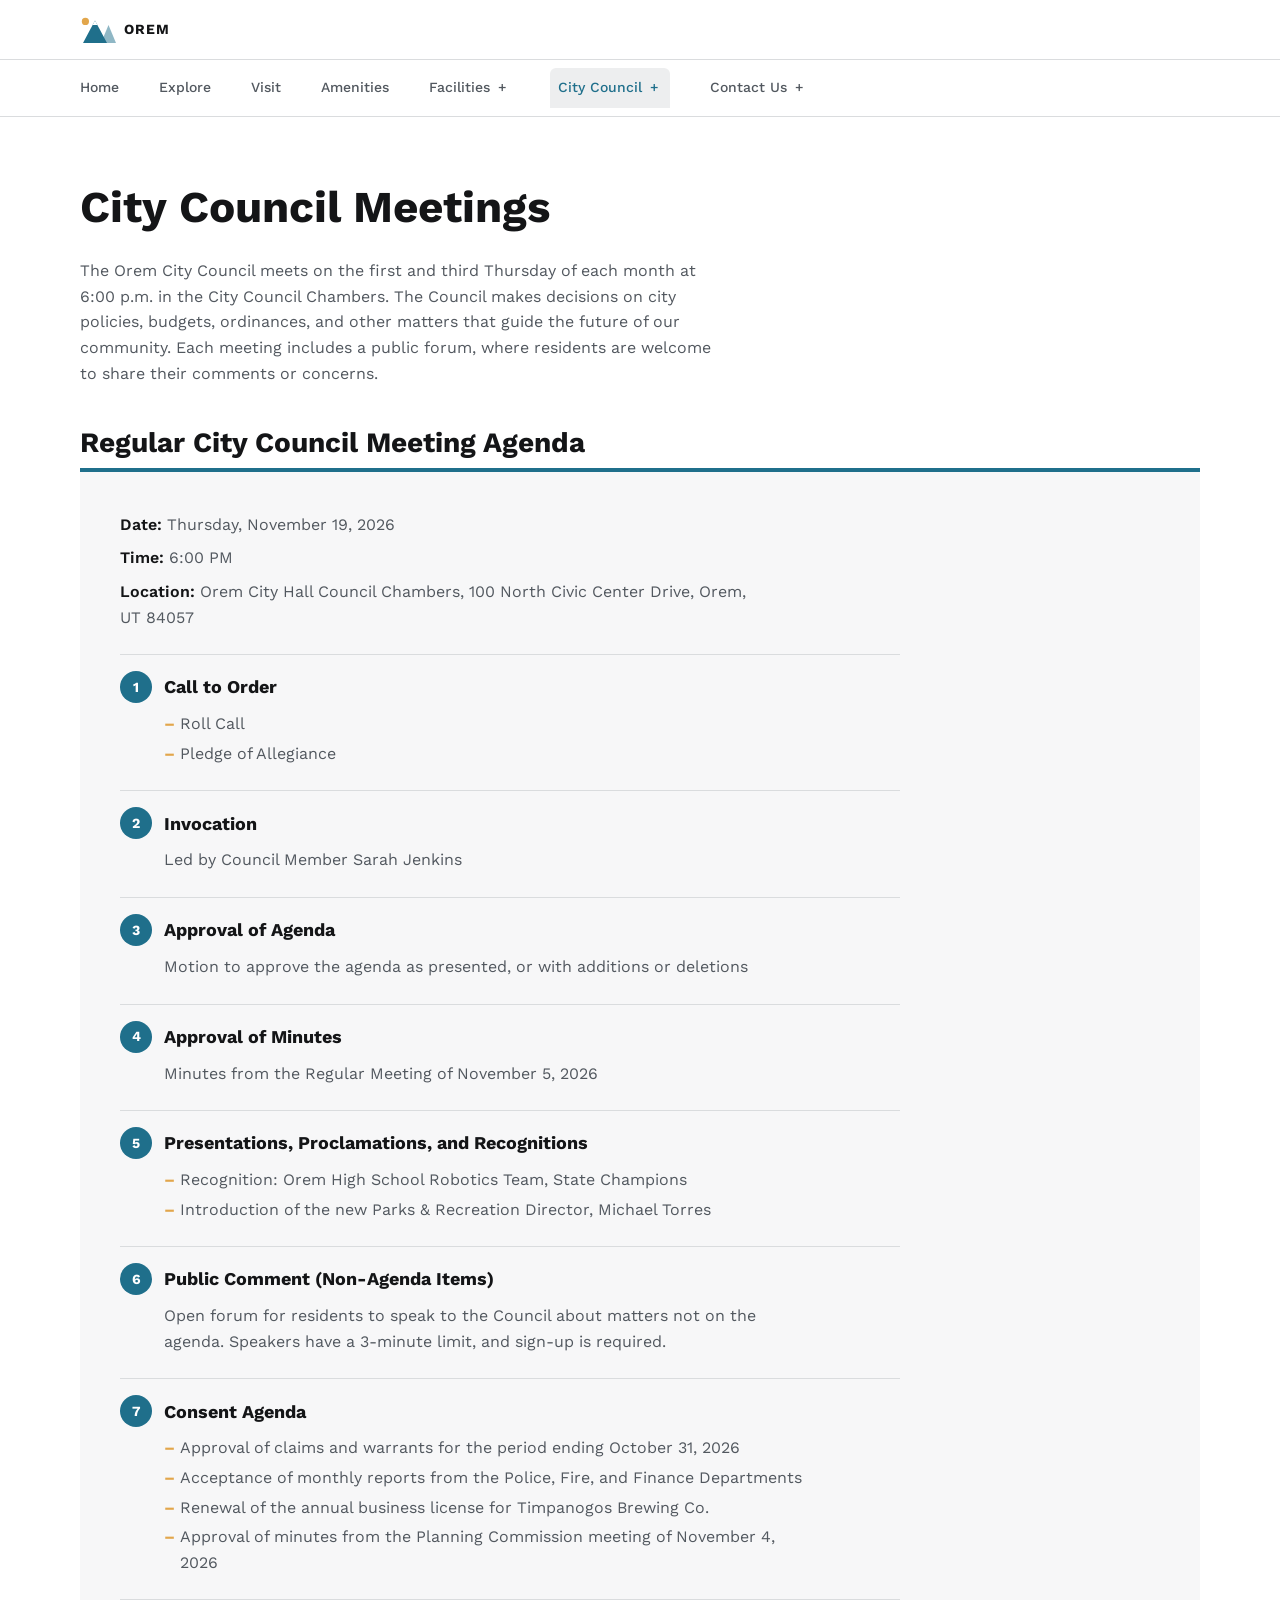
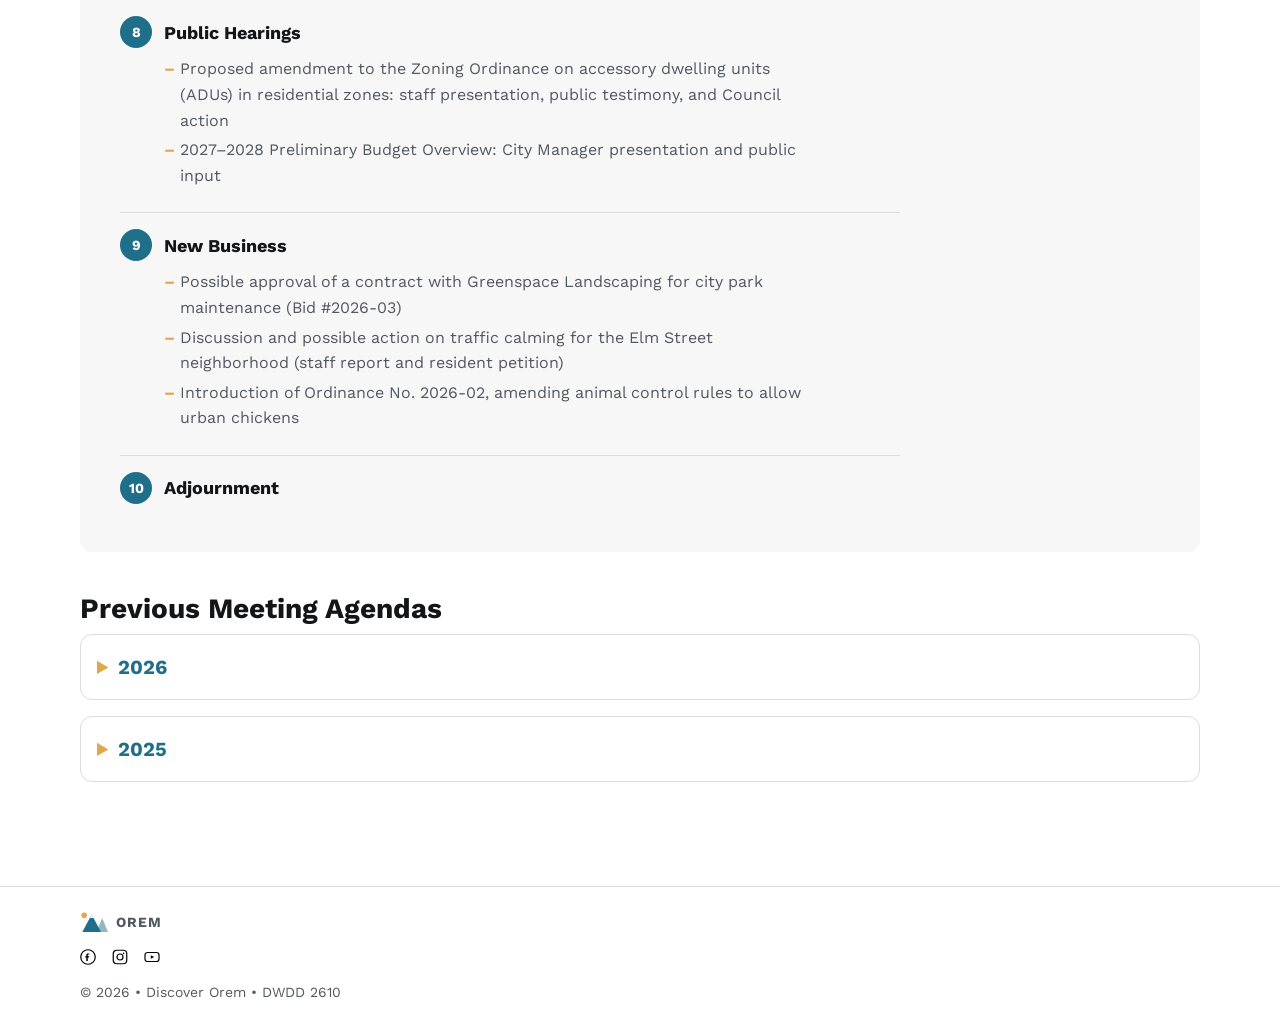
<file: meetings.html>
<!doctype html>
<html lang="en">
<head>
  <meta charset="UTF-8" />
  <meta name="viewport" content="width=device-width, initial-scale=1.0" />
  <title>Meetings | Discover Orem</title>
  <meta name="description" content="Agendas for Orem City Council meetings, held the first and third Thursday of each month, plus past agendas to download." />

  <!-- Open Graph -->
  <meta property="og:title" content="Meetings | Discover Orem" />
  <meta property="og:description" content="Agendas for Orem City Council meetings, held the first and third Thursday of each month, plus past agendas to download." />
  <meta property="og:type" content="website" />
  <meta property="og:url" content="https://21sbishop.github.io/2610-start-file/meetings.html" />
  <meta property="og:image" content="https://21sbishop.github.io/2610-start-file/img/og-image.jpg" />
  <meta property="og:image:width" content="1200" />
  <meta property="og:image:height" content="630" />
  <meta property="og:image:alt" content="Discover Orem: Mt. Timpanogos above fall foliage in Utah County" />
  <meta property="og:logo" content="https://21sbishop.github.io/2610-start-file/img/android-chrome-512x512.png" />
  <meta name="twitter:card" content="summary_large_image" />
  <meta name="twitter:title" content="Meetings | Discover Orem" />
  <meta name="twitter:description" content="Agendas for Orem City Council meetings, held the first and third Thursday of each month, plus past agendas to download." />
  <meta name="twitter:image" content="https://21sbishop.github.io/2610-start-file/img/og-image.jpg" />

  <!-- Favicons -->
  <link rel="icon" href="favicon.ico?v=2" sizes="any" />
  <link rel="icon" type="image/png" sizes="96x96" href="img/favicon-96x96.png" />
  <link rel="icon" type="image/svg+xml" href="img/favicon.svg" />
  <link rel="icon" type="image/png" sizes="32x32" href="img/favicon-32x32.png" />
  <link rel="icon" type="image/png" sizes="16x16" href="img/favicon-16x16.png" />
  <link rel="apple-touch-icon" sizes="180x180" href="img/apple-touch-icon.png" />
  <link rel="manifest" href="site.webmanifest" />
  <meta name="theme-color" content="#1f6f8b" />
  <meta name="apple-mobile-web-app-title" content="Orem" />

  
  <link rel="preconnect" href="https://fonts.googleapis.com" />
  <link rel="preconnect" href="https://fonts.gstatic.com" crossorigin />
  <link href="https://fonts.googleapis.com/css2?family=Work+Sans:wght@400;500;600;700&display=swap" rel="stylesheet" />


  <link rel="stylesheet" href="styles/styles.min.css" />

  <!-- Scripts -->
  <script src="scripts/year.js" defer></script>
  <script src="scripts/navigation.js" defer></script>
</head>
<body>
  <a class="skip-link" href="#main">Skip to main content</a>

  <header class="site-header">
    <div class="container site-header__inner">
      <a class="brand" href="index.html">
        <img class="brand__mark" src="img/logo.svg" alt="" width="36" height="27" loading="lazy" />
        <span class="brand__name">OREM</span>
      </a>
      <button class="hamburger-button" aria-label="Toggle navigation" aria-expanded="false" aria-controls="primary-nav"></button>
    </div>
  </header>

  <nav class="primary-nav" id="primary-nav" aria-label="Primary">
    <div class="container">
      <ul class="site-nav">
        <li><a href="index.html#hero">Home</a></li>
        <li><a href="index.html#features">Explore</a></li>
        <li><a href="index.html#visit">Visit</a></li>
        <li><a href="amenities.html">Amenities</a></li>
        <li class="menu-item-has-children"><a href="#">Facilities</a>
          <ul>
            <li><a href="library.html">Library</a></li>
            <li><a href="recreation-center.html">Recreation Center</a></li>
            <li><a href="sports-field.html">Sports Field</a></li>
            <li><a href="city-park.html">City Park</a></li>
          </ul>
        </li>
        <li class="menu-item-has-children current-menu-parent"><a href="#">City Council</a>
          <ul>
            <li class="current-menu-item"><a href="meetings.html" aria-current="page">Meetings</a></li>
            <li><a href="council-members.html">Council Members</a></li>
          </ul>
        </li>
        <li class="menu-item-has-children"><a href="#">Contact Us</a>
          <ul>
            <li><a href="report-street-lamp.html">Report Street Lamp</a></li>
          </ul>
        </li>
      </ul>
    </div>
  </nav>

  <main id="main" class="page">
    <h1>City Council Meetings</h1>
    <p>The Orem City Council meets on the first and third Thursday of each month at 6:00 p.m. in the City Council Chambers. The Council makes decisions on city policies, budgets, ordinances, and other matters that guide the future of our community. Each meeting includes a public forum, where residents are welcome to share their comments or concerns.</p>
    <h2>Regular City Council Meeting Agenda</h2>
    <div class="agenda">
      <p><strong>Date:</strong> Thursday, November 19, 2026</p>
      <p><strong>Time:</strong> 6:00 PM</p>
      <p><strong>Location:</strong> Orem City Hall Council Chambers, 100 North Civic Center Drive, Orem, UT 84057</p>
      <p class="step">Call to Order</p>
      <ul>
        <li>Roll Call</li>
        <li>Pledge of Allegiance</li>
      </ul>
      <p class="step">Invocation</p>
      <p>Led by Council Member Sarah Jenkins</p>
      <p class="step">Approval of Agenda</p>
      <p>Motion to approve the agenda as presented, or with additions or deletions</p>
      <p class="step">Approval of Minutes</p>
      <p>Minutes from the Regular Meeting of November 5, 2026</p>
      <p class="step">Presentations, Proclamations, and Recognitions</p>
      <ul>
        <li>Recognition: Orem High School Robotics Team, State Champions</li>
        <li>Introduction of the new Parks &amp; Recreation Director, Michael Torres</li>
      </ul>
      <p class="step">Public Comment (Non-Agenda Items)</p>
      <p>Open forum for residents to speak to the Council about matters not on the agenda. Speakers have a 3-minute limit, and sign-up is required.</p>
      <p class="step">Consent Agenda</p>
      <ul>
        <li>Approval of claims and warrants for the period ending October 31, 2026</li>
        <li>Acceptance of monthly reports from the Police, Fire, and Finance Departments</li>
        <li>Renewal of the annual business license for Timpanogos Brewing Co.</li>
        <li>Approval of minutes from the Planning Commission meeting of November 4, 2026</li>
      </ul>
      <p class="step">Public Hearings</p>
      <ul>
        <li>Proposed amendment to the Zoning Ordinance on accessory dwelling units (ADUs) in residential zones: staff presentation, public testimony, and Council action</li>
        <li>2027&ndash;2028 Preliminary Budget Overview: City Manager presentation and public input</li>
      </ul>
      <p class="step">New Business</p>
      <ul>
        <li>Possible approval of a contract with Greenspace Landscaping for city park maintenance (Bid #2026-03)</li>
        <li>Discussion and possible action on traffic calming for the Elm Street neighborhood (staff report and resident petition)</li>
        <li>Introduction of Ordinance No. 2026-02, amending animal control rules to allow urban chickens</li>
      </ul>
      <p class="step">Adjournment</p>
    </div>
    <h2>Previous Meeting Agendas</h2>
    <div class="downloads">
      <details>
        <summary>2026</summary>
        <div>
          <a href="agendas/2026-01-01.pdf" download>January 1, 2026</a>
          <a href="agendas/2026-01-15.pdf" download>January 15, 2026</a>
          <a href="agendas/2026-02-05.pdf" download>February 5, 2026</a>
          <a href="agendas/2026-02-19.pdf" download>February 19, 2026</a>
          <a href="agendas/2026-03-05.pdf" download>March 5, 2026</a>
          <a href="agendas/2026-03-19.pdf" download>March 19, 2026</a>
          <a href="agendas/2026-04-02.pdf" download>April 2, 2026</a>
          <a href="agendas/2026-04-16.pdf" download>April 16, 2026</a>
          <a href="agendas/2026-05-07.pdf" download>May 7, 2026</a>
          <a href="agendas/2026-05-21.pdf" download>May 21, 2026</a>
          <a href="agendas/2026-06-04.pdf" download>June 4, 2026</a>
          <a href="agendas/2026-06-18.pdf" download>June 18, 2026</a>
          <a href="agendas/2026-07-02.pdf" download>July 2, 2026</a>
          <a href="agendas/2026-07-16.pdf" download>July 16, 2026</a>
          <a href="agendas/2026-08-06.pdf" download>August 6, 2026</a>
          <a href="agendas/2026-08-20.pdf" download>August 20, 2026</a>
          <a href="agendas/2026-09-03.pdf" download>September 3, 2026</a>
          <a href="agendas/2026-09-17.pdf" download>September 17, 2026</a>
          <a href="agendas/2026-10-01.pdf" download>October 1, 2026</a>
          <a href="agendas/2026-10-15.pdf" download>October 15, 2026</a>
          <a href="agendas/2026-11-05.pdf" download>November 5, 2026</a>
        </div>
      </details>
      <details>
        <summary>2025</summary>
        <div>
          <a href="agendas/2025-01-02.pdf" download>January 2, 2025</a>
          <a href="agendas/2025-01-16.pdf" download>January 16, 2025</a>
          <a href="agendas/2025-02-06.pdf" download>February 6, 2025</a>
          <a href="agendas/2025-02-20.pdf" download>February 20, 2025</a>
          <a href="agendas/2025-03-06.pdf" download>March 6, 2025</a>
          <a href="agendas/2025-03-20.pdf" download>March 20, 2025</a>
          <a href="agendas/2025-04-03.pdf" download>April 3, 2025</a>
          <a href="agendas/2025-04-17.pdf" download>April 17, 2025</a>
          <a href="agendas/2025-05-01.pdf" download>May 1, 2025</a>
          <a href="agendas/2025-05-15.pdf" download>May 15, 2025</a>
          <a href="agendas/2025-06-05.pdf" download>June 5, 2025</a>
          <a href="agendas/2025-06-19.pdf" download>June 19, 2025</a>
          <a href="agendas/2025-07-03.pdf" download>July 3, 2025</a>
          <a href="agendas/2025-07-17.pdf" download>July 17, 2025</a>
          <a href="agendas/2025-08-07.pdf" download>August 7, 2025</a>
          <a href="agendas/2025-08-21.pdf" download>August 21, 2025</a>
          <a href="agendas/2025-09-04.pdf" download>September 4, 2025</a>
          <a href="agendas/2025-09-18.pdf" download>September 18, 2025</a>
          <a href="agendas/2025-10-02.pdf" download>October 2, 2025</a>
          <a href="agendas/2025-10-16.pdf" download>October 16, 2025</a>
          <a href="agendas/2025-11-06.pdf" download>November 6, 2025</a>
          <a href="agendas/2025-11-20.pdf" download>November 20, 2025</a>
          <a href="agendas/2025-12-04.pdf" download>December 4, 2025</a>
          <a href="agendas/2025-12-18.pdf" download>December 18, 2025</a>
        </div>
      </details>
    </div>
  </main>

  <footer class="site-footer">
    <div class="container site-footer__inner">
      <a class="brand brand--footer" href="index.html">
        <img class="brand__mark" src="img/logo.svg" alt="" width="28" height="21" loading="lazy" />
        <span class="brand__name">OREM</span>
      </a>

      <div class="social">
        <a href="#" target="_blank" rel="noopener" aria-label="Orem on Facebook"><img src="img/icon-facebook.svg" alt="" width="16" height="16"></a>
        <a href="#" target="_blank" rel="noopener" aria-label="Orem on Instagram"><img src="img/icon-instagram.svg" alt="" width="16" height="16"></a>
        <a href="#" target="_blank" rel="noopener" aria-label="Orem on YouTube"><img src="img/icon-youtube.svg" alt="" width="16" height="16"></a>
      </div>

      <p class="site-footer__copy">
        &copy; <span id="currentyear"></span> &bull; Discover Orem &bull; DWDD 2610
      </p>
    </div>
  </footer>
</body>
</html>
</file>
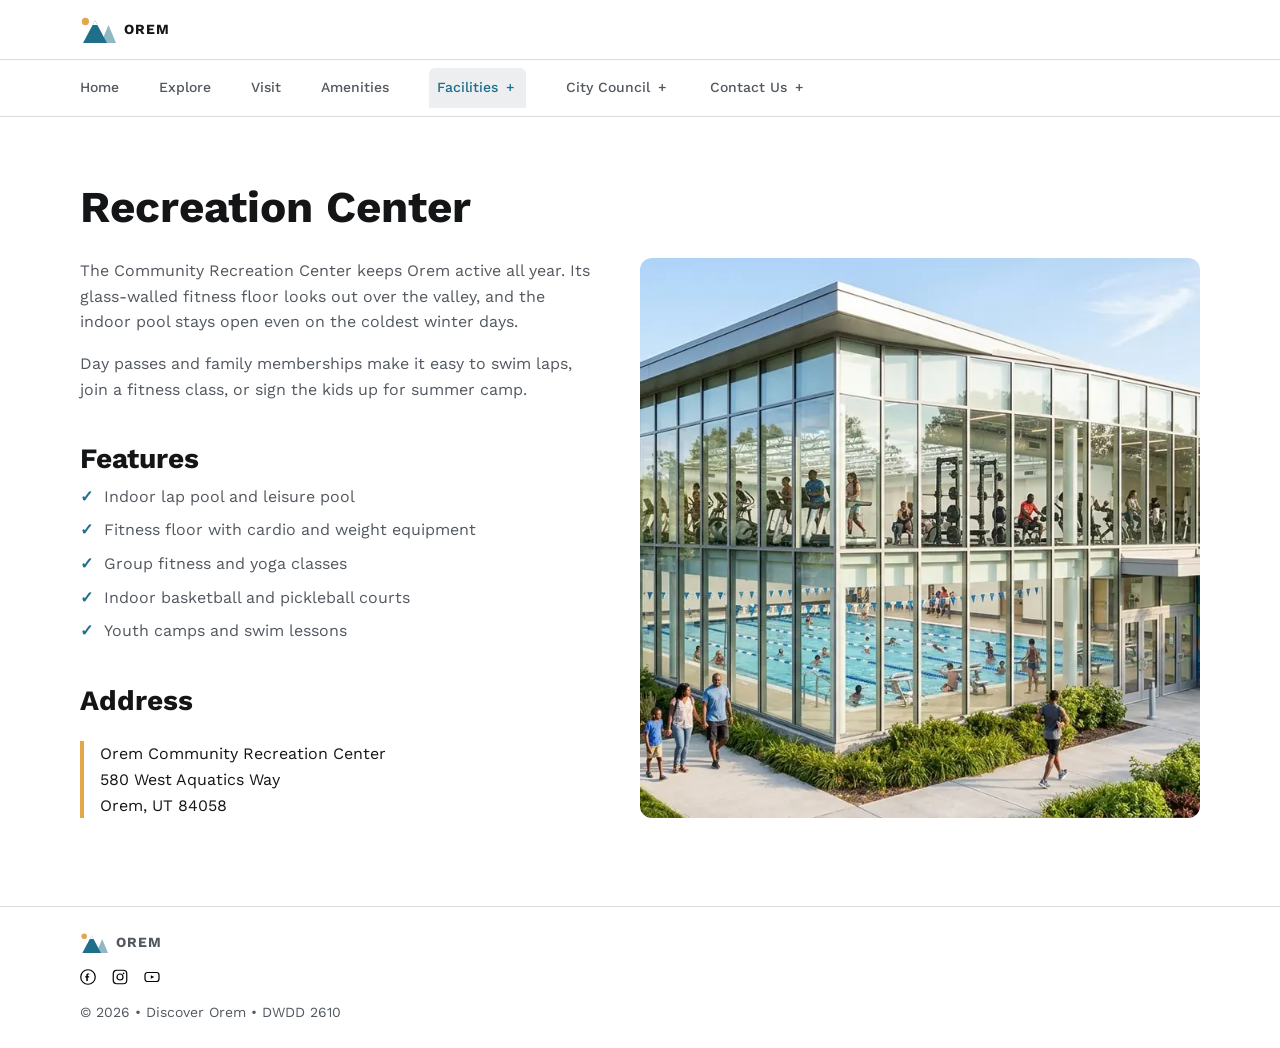
<file: recreation-center.html>
<!doctype html>
<html lang="en">
<head>
  <meta charset="UTF-8" />
  <meta name="viewport" content="width=device-width, initial-scale=1.0" />
  <title>Recreation Center | Discover Orem</title>
  <meta name="description" content="The Community Recreation Center keeps Orem active all year. Its glass-walled fitness floor looks out over the valley, and the indoor pool stays open even on the coldest winter days." />

  <!-- Open Graph -->
  <meta property="og:title" content="Recreation Center | Discover Orem" />
  <meta property="og:description" content="The Community Recreation Center keeps Orem active all year. Its glass-walled fitness floor looks out over the valley, and the indoor pool stays open even on the coldest winter days." />
  <meta property="og:type" content="website" />
  <meta property="og:url" content="https://21sbishop.github.io/2610-start-file/recreation-center.html" />
  <meta property="og:image" content="https://21sbishop.github.io/2610-start-file/img/og-image.jpg" />
  <meta property="og:image:width" content="1200" />
  <meta property="og:image:height" content="630" />
  <meta property="og:image:alt" content="Discover Orem: Mt. Timpanogos above fall foliage in Utah County" />
  <meta property="og:logo" content="https://21sbishop.github.io/2610-start-file/img/android-chrome-512x512.png" />
  <meta name="twitter:card" content="summary_large_image" />
  <meta name="twitter:title" content="Recreation Center | Discover Orem" />
  <meta name="twitter:description" content="The Community Recreation Center keeps Orem active all year. Its glass-walled fitness floor looks out over the valley, and the indoor pool stays open even on the coldest winter days." />
  <meta name="twitter:image" content="https://21sbishop.github.io/2610-start-file/img/og-image.jpg" />

  <!-- Favicons -->
  <link rel="icon" href="favicon.ico?v=2" sizes="any" />
  <link rel="icon" type="image/png" sizes="96x96" href="img/favicon-96x96.png" />
  <link rel="icon" type="image/svg+xml" href="img/favicon.svg" />
  <link rel="icon" type="image/png" sizes="32x32" href="img/favicon-32x32.png" />
  <link rel="icon" type="image/png" sizes="16x16" href="img/favicon-16x16.png" />
  <link rel="apple-touch-icon" sizes="180x180" href="img/apple-touch-icon.png" />
  <link rel="manifest" href="site.webmanifest" />
  <meta name="theme-color" content="#1f6f8b" />
  <meta name="apple-mobile-web-app-title" content="Orem" />

  
  <link rel="preconnect" href="https://fonts.googleapis.com" />
  <link rel="preconnect" href="https://fonts.gstatic.com" crossorigin />
  <link href="https://fonts.googleapis.com/css2?family=Work+Sans:wght@400;500;600;700&display=swap" rel="stylesheet" />


  <link rel="stylesheet" href="styles/styles.min.css" />

  <!-- Scripts -->
  <script src="scripts/year.js" defer></script>
  <script src="scripts/navigation.js" defer></script>
</head>
<body>
  <a class="skip-link" href="#main">Skip to main content</a>

  <header class="site-header">
    <div class="container site-header__inner">
      <a class="brand" href="index.html">
        <img class="brand__mark" src="img/logo.svg" alt="" width="36" height="27" loading="lazy" />
        <span class="brand__name">OREM</span>
      </a>
      <button class="hamburger-button" aria-label="Toggle navigation" aria-expanded="false" aria-controls="primary-nav"></button>
    </div>
  </header>

  <nav class="primary-nav" id="primary-nav" aria-label="Primary">
    <div class="container">
      <ul class="site-nav">
        <li><a href="index.html#hero">Home</a></li>
        <li><a href="index.html#features">Explore</a></li>
        <li><a href="index.html#visit">Visit</a></li>
        <li><a href="amenities.html">Amenities</a></li>
        <li class="menu-item-has-children current-menu-parent"><a href="#">Facilities</a>
          <ul>
            <li><a href="library.html">Library</a></li>
            <li class="current-menu-item"><a href="recreation-center.html" aria-current="page">Recreation Center</a></li>
            <li><a href="sports-field.html">Sports Field</a></li>
            <li><a href="city-park.html">City Park</a></li>
          </ul>
        </li>
        <li class="menu-item-has-children"><a href="#">City Council</a>
          <ul>
            <li><a href="meetings.html">Meetings</a></li>
            <li><a href="council-members.html">Council Members</a></li>
          </ul>
        </li>
        <li class="menu-item-has-children"><a href="#">Contact Us</a>
          <ul>
            <li><a href="report-street-lamp.html">Report Street Lamp</a></li>
          </ul>
        </li>
      </ul>
    </div>
  </nav>

  <main id="main" class="page">
    <h1>Recreation Center</h1>
    <img src="photos/amenity-recreation-center.webp" alt="The Orem Community Recreation Center, with a glass front showing a fitness floor above an indoor pool" width="700" height="700">
    <p>The Community Recreation Center keeps Orem active all year. Its glass-walled fitness floor looks out over the valley, and the indoor pool stays open even on the coldest winter days.</p>
    <p>Day passes and family memberships make it easy to swim laps, join a fitness class, or sign the kids up for summer camp.</p>
    <h2>Features</h2>
    <ul>
      <li>Indoor lap pool and leisure pool</li>
      <li>Fitness floor with cardio and weight equipment</li>
      <li>Group fitness and yoga classes</li>
      <li>Indoor basketball and pickleball courts</li>
      <li>Youth camps and swim lessons</li>
    </ul>
    <h2>Address</h2>
    <address>
      Orem Community Recreation Center<br>
      580 West Aquatics Way<br>
      Orem, UT 84058
    </address>
  </main>

  <footer class="site-footer">
    <div class="container site-footer__inner">
      <a class="brand brand--footer" href="index.html">
        <img class="brand__mark" src="img/logo.svg" alt="" width="28" height="21" loading="lazy" />
        <span class="brand__name">OREM</span>
      </a>

      <div class="social">
        <a href="#" target="_blank" rel="noopener" aria-label="Orem on Facebook"><img src="img/icon-facebook.svg" alt="" width="16" height="16"></a>
        <a href="#" target="_blank" rel="noopener" aria-label="Orem on Instagram"><img src="img/icon-instagram.svg" alt="" width="16" height="16"></a>
        <a href="#" target="_blank" rel="noopener" aria-label="Orem on YouTube"><img src="img/icon-youtube.svg" alt="" width="16" height="16"></a>
      </div>

      <p class="site-footer__copy">
        &copy; <span id="currentyear"></span> &bull; Discover Orem &bull; DWDD 2610
      </p>
    </div>
  </footer>
</body>
</html>
</file>
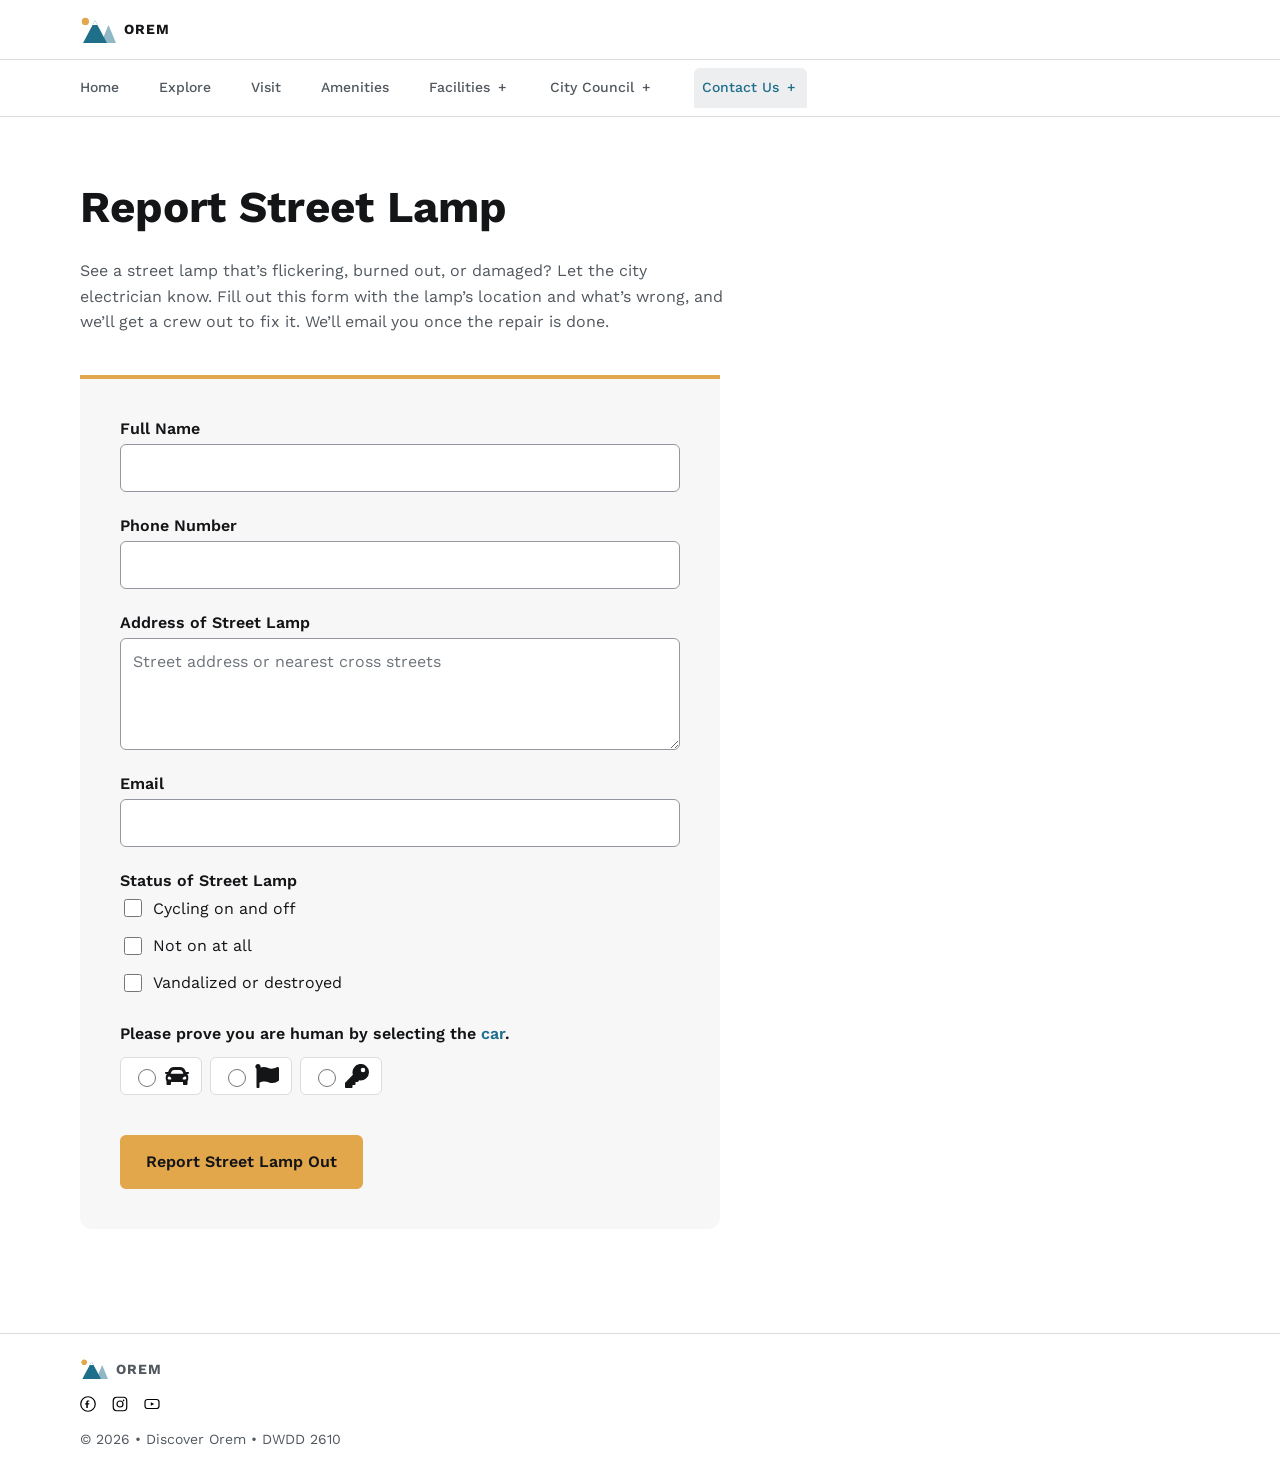
<file: report-street-lamp.html>
<!doctype html>
<html lang="en">
<head>
  <meta charset="UTF-8" />
  <meta name="viewport" content="width=device-width, initial-scale=1.0" />
  <title>Report Street Lamp | Discover Orem</title>
  <meta name="description" content="Report a street lamp that is flickering, out, or damaged in Orem. Tell the city electrician where it is and what is wrong." />

  <!-- Open Graph -->
  <meta property="og:title" content="Report Street Lamp | Discover Orem" />
  <meta property="og:description" content="Report a street lamp that is flickering, out, or damaged in Orem. Tell the city electrician where it is and what is wrong." />
  <meta property="og:type" content="website" />
  <meta property="og:url" content="https://21sbishop.github.io/2610-start-file/report-street-lamp.html" />
  <meta property="og:image" content="https://21sbishop.github.io/2610-start-file/img/og-image.jpg" />
  <meta property="og:image:width" content="1200" />
  <meta property="og:image:height" content="630" />
  <meta property="og:image:alt" content="Discover Orem: Mt. Timpanogos above fall foliage in Utah County" />
  <meta property="og:logo" content="https://21sbishop.github.io/2610-start-file/img/android-chrome-512x512.png" />
  <meta name="twitter:card" content="summary_large_image" />
  <meta name="twitter:title" content="Report Street Lamp | Discover Orem" />
  <meta name="twitter:description" content="Report a street lamp that is flickering, out, or damaged in Orem. Tell the city electrician where it is and what is wrong." />
  <meta name="twitter:image" content="https://21sbishop.github.io/2610-start-file/img/og-image.jpg" />

  <!-- Favicons -->
  <link rel="icon" href="favicon.ico?v=2" sizes="any" />
  <link rel="icon" type="image/png" sizes="96x96" href="img/favicon-96x96.png" />
  <link rel="icon" type="image/svg+xml" href="img/favicon.svg" />
  <link rel="icon" type="image/png" sizes="32x32" href="img/favicon-32x32.png" />
  <link rel="icon" type="image/png" sizes="16x16" href="img/favicon-16x16.png" />
  <link rel="apple-touch-icon" sizes="180x180" href="img/apple-touch-icon.png" />
  <link rel="manifest" href="site.webmanifest" />
  <meta name="theme-color" content="#1f6f8b" />
  <meta name="apple-mobile-web-app-title" content="Orem" />

  
  <link rel="preconnect" href="https://fonts.googleapis.com" />
  <link rel="preconnect" href="https://fonts.gstatic.com" crossorigin />
  <link href="https://fonts.googleapis.com/css2?family=Work+Sans:wght@400;500;600;700&display=swap" rel="stylesheet" />


  <link rel="stylesheet" href="styles/styles.min.css" />

  <!-- Scripts -->
  <script src="scripts/year.js" defer></script>
  <script src="scripts/navigation.js" defer></script>
</head>
<body>
  <a class="skip-link" href="#main">Skip to main content</a>

  <header class="site-header">
    <div class="container site-header__inner">
      <a class="brand" href="index.html">
        <img class="brand__mark" src="img/logo.svg" alt="" width="36" height="27" loading="lazy" />
        <span class="brand__name">OREM</span>
      </a>
      <button class="hamburger-button" aria-label="Toggle navigation" aria-expanded="false" aria-controls="primary-nav"></button>
    </div>
  </header>

  <nav class="primary-nav" id="primary-nav" aria-label="Primary">
    <div class="container">
      <ul class="site-nav">
        <li><a href="index.html#hero">Home</a></li>
        <li><a href="index.html#features">Explore</a></li>
        <li><a href="index.html#visit">Visit</a></li>
        <li><a href="amenities.html">Amenities</a></li>
        <li class="menu-item-has-children"><a href="#">Facilities</a>
          <ul>
            <li><a href="library.html">Library</a></li>
            <li><a href="recreation-center.html">Recreation Center</a></li>
            <li><a href="sports-field.html">Sports Field</a></li>
            <li><a href="city-park.html">City Park</a></li>
          </ul>
        </li>
        <li class="menu-item-has-children"><a href="#">City Council</a>
          <ul>
            <li><a href="meetings.html">Meetings</a></li>
            <li><a href="council-members.html">Council Members</a></li>
          </ul>
        </li>
        <li class="menu-item-has-children current-menu-parent"><a href="#">Contact Us</a>
          <ul>
            <li class="current-menu-item"><a href="report-street-lamp.html" aria-current="page">Report Street Lamp</a></li>
          </ul>
        </li>
      </ul>
    </div>
  </nav>

  <main id="main" class="page">
    <h1>Report Street Lamp</h1>
    <p>See a street lamp that&rsquo;s flickering, burned out, or damaged? Let the city electrician know. Fill out this form with the lamp&rsquo;s location and what&rsquo;s wrong, and we&rsquo;ll get a crew out to fix it. We&rsquo;ll email you once the repair is done.</p>

<div class="wpcf7 no-js" id="wpcf7-f59-p60-o1" lang="en-US" dir="ltr" data-wpcf7-id="59">
<div class="screen-reader-response"><p role="status" aria-live="polite" aria-atomic="true"></p> <ul></ul></div>
<form action="#" method="post" class="wpcf7-form init" aria-label="Contact form" novalidate="novalidate" data-status="init">
<h2><label for="full-name">Full Name</label></h2>
<span class="wpcf7-form-control-wrap" data-name="your-name"><input size="40" maxlength="400" class="wpcf7-form-control wpcf7-text wpcf7-validates-as-required" id="full-name" autocomplete="name" aria-required="true" aria-invalid="false" value="" type="text" name="your-name" /></span>

<h2><label for="phone-number">Phone Number</label></h2>
<span class="wpcf7-form-control-wrap" data-name="your-phone"><input size="40" maxlength="400" class="wpcf7-form-control wpcf7-tel wpcf7-validates-as-required wpcf7-text wpcf7-validates-as-tel" id="phone-number" autocomplete="tel" aria-required="true" aria-invalid="false" value="" type="tel" name="your-phone" /></span>

<h2><label for="lamp-address">Address of Street Lamp</label></h2>
<span class="wpcf7-form-control-wrap" data-name="your-address"><textarea cols="40" rows="10" maxlength="2000" class="wpcf7-form-control wpcf7-textarea wpcf7-validates-as-required" id="lamp-address" aria-required="true" aria-invalid="false" placeholder="Street address or nearest cross streets" name="your-address"></textarea></span>

<h2><label for="email-address">Email</label></h2>
<span class="wpcf7-form-control-wrap" data-name="your-email"><input size="40" maxlength="400" class="wpcf7-form-control wpcf7-email wpcf7-validates-as-required wpcf7-text wpcf7-validates-as-email" id="email-address" autocomplete="email" aria-required="true" aria-invalid="false" value="" type="email" name="your-email" /></span>

<h2>Status of Street Lamp</h2>
<span class="wpcf7-form-control-wrap" data-name="light-status"><span class="wpcf7-form-control wpcf7-checkbox"><span class="wpcf7-list-item first"><label><input type="checkbox" name="light-status[]" value="Cycling on and off" /><span class="wpcf7-list-item-label">Cycling on and off</span></label></span><span class="wpcf7-list-item"><label><input type="checkbox" name="light-status[]" value="Not on at all" /><span class="wpcf7-list-item-label">Not on at all</span></label></span><span class="wpcf7-list-item last"><label><input type="checkbox" name="light-status[]" value="Vandalized or destroyed" /><span class="wpcf7-list-item-label">Vandalized or destroyed</span></label></span></span></span>

<span class="wpcf7-form-control-wrap kc_captcha" data-name="kc_captcha"><span class="wpcf7-form-control wpcf7-radio"><span class="captcha-image" ><span class="cf7ic_instructions">Please prove you are human by selecting the<span> car</span>.</span><label><span class="kc-option-text">Option 1</span><input type="radio" name="kc_captcha" value="kc_human" /><svg aria-hidden="true" role="img" xmlns="http://www.w3.org/2000/svg" viewBox="0 0 512 512"><path fill="currentColor" d="M500 168h-55l-8-21a127 127 0 00-120-83H195a127 127 0 00-120 83l-8 21H12c-8 0-14 8-11 16l8 24a12 12 0 0011 8h29a64 64 0 00-33 56v48c0 16 6 31 16 42v62c0 13 11 24 24 24h48c13 0 24-11 24-24v-40h256v40c0 13 11 24 24 24h48c13 0 24-11 24-24v-62c10-11 16-26 16-42v-48c0-24-13-45-33-56h29a12 12 0 0011-8l8-24c3-8-3-16-11-16zm-365 2c9-25 33-42 60-42h122c27 0 51 17 60 42l15 38H120l15-38zM88 328a32 32 0 010-64c18 0 48 30 48 48s-30 16-48 16zm336 0c-18 0-48 2-48-16s30-48 48-48 32 14 32 32-14 32-32 32z"/></svg></label><label><span class="kc-option-text">Option 2</span><input type="radio" name="kc_captcha" value="bot" /><svg aria-hidden="true" role="img" xmlns="http://www.w3.org/2000/svg" viewBox="0 0 512 512"><path fill="currentColor" d="M350 99c-54 0-98-35-166-35-25 0-47 4-68 12a56 56 0 004-24C118 24 95 1 66 0a56 56 0 00-34 102v386c0 13 11 24 24 24h16c13 0 24-11 24-24v-94c28-12 64-23 114-23 54 0 98 35 166 35 48 0 86-16 122-41 9-6 14-15 14-26V96c0-23-24-39-45-29-35 16-77 32-117 32z"/></svg></label><label><span class="kc-option-text">Option 3</span><input type="radio" name="kc_captcha" value="bot" /><svg aria-hidden="true" role="img" xmlns="http://www.w3.org/2000/svg" viewBox="0 0 512 512"><path fill="currentColor" d="M512 176a176 176 0 01-209 173l-24 27a24 24 0 01-18 8h-37v40c0 13-11 24-24 24h-40v40c0 13-11 24-24 24H24c-13 0-24-11-24-24v-78c0-6 3-13 7-17l162-162a176 176 0 11343-55zm-176-48a48 48 0 1096 0 48 48 0 00-96 0z"/></svg></label>
    </span>
    <span class="kc-honeypot">
        <input type="text" name="kc_honeypot" aria-label="Leave this field empty" tabindex="-1" autocomplete="off">
    </span></span></span>

<input class="wpcf7-form-control wpcf7-hidden" value="Street Lamp Report from Website" type="hidden" name="your-subject" />

<input class="wpcf7-form-control wpcf7-submit has-spinner" type="submit" value="Report Street Lamp Out" /><div class="wpcf7-response-output" aria-hidden="true"></div>
</form>
</div>

</main>

  <footer class="site-footer">
    <div class="container site-footer__inner">
      <a class="brand brand--footer" href="index.html">
        <img class="brand__mark" src="img/logo.svg" alt="" width="28" height="21" loading="lazy" />
        <span class="brand__name">OREM</span>
      </a>

      <div class="social">
        <a href="#" target="_blank" rel="noopener" aria-label="Orem on Facebook"><img src="img/icon-facebook.svg" alt="" width="16" height="16"></a>
        <a href="#" target="_blank" rel="noopener" aria-label="Orem on Instagram"><img src="img/icon-instagram.svg" alt="" width="16" height="16"></a>
        <a href="#" target="_blank" rel="noopener" aria-label="Orem on YouTube"><img src="img/icon-youtube.svg" alt="" width="16" height="16"></a>
      </div>

      <p class="site-footer__copy">
        &copy; <span id="currentyear"></span> &bull; Discover Orem &bull; DWDD 2610
      </p>
    </div>
  </footer>
</body>
</html>
</file>
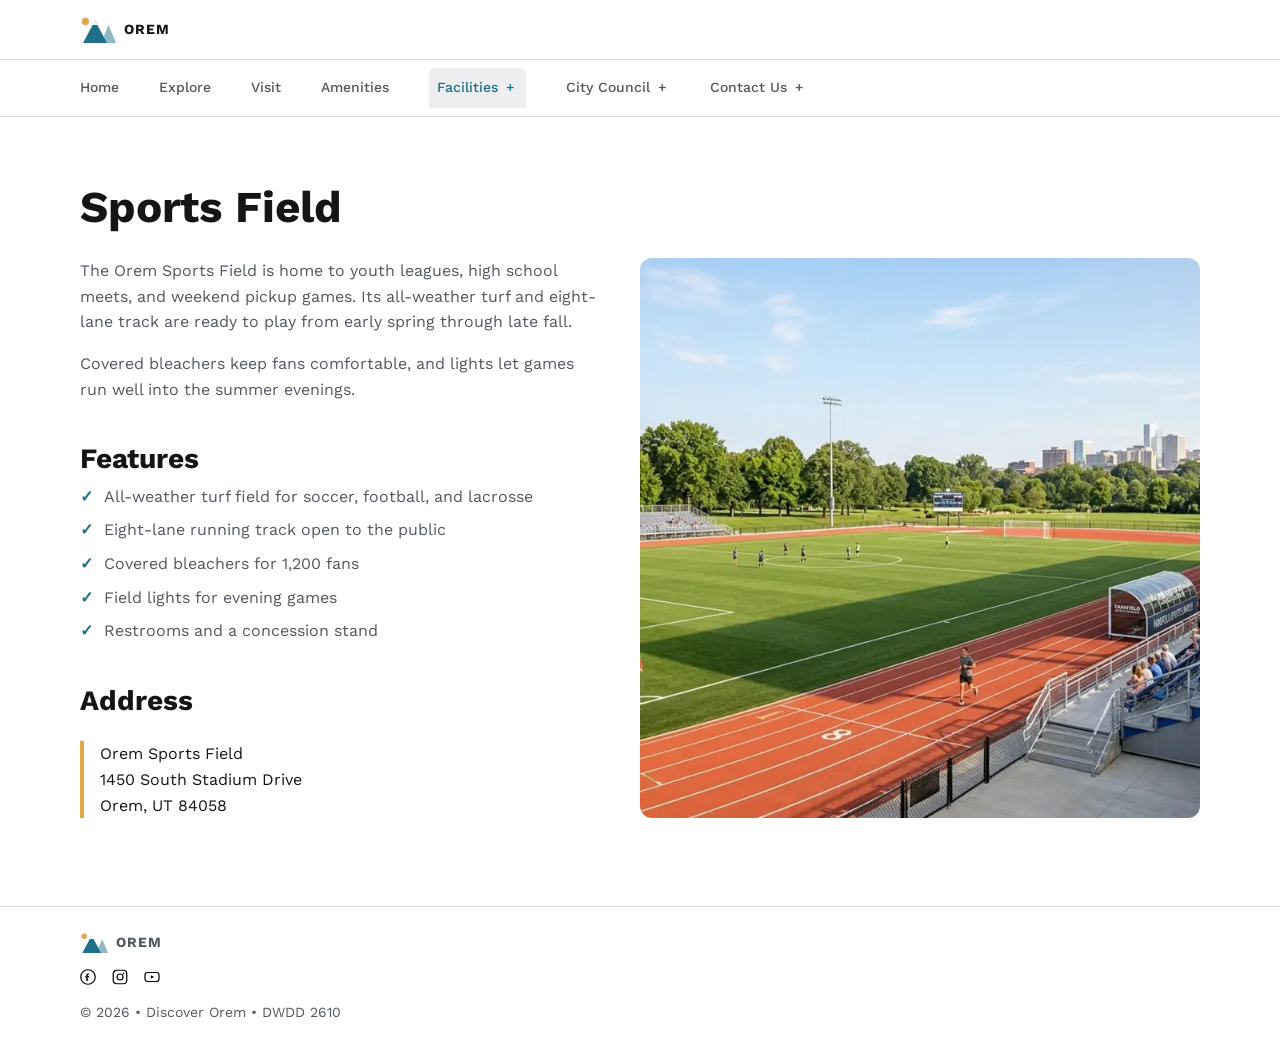
<file: sports-field.html>
<!doctype html>
<html lang="en">
<head>
  <meta charset="UTF-8" />
  <meta name="viewport" content="width=device-width, initial-scale=1.0" />
  <title>Sports Field | Discover Orem</title>
  <meta name="description" content="The Orem Sports Field is home to youth leagues, high school meets, and weekend pickup games. Its all-weather turf and eight-lane track are ready to play from early spring through late fall." />

  <!-- Open Graph -->
  <meta property="og:title" content="Sports Field | Discover Orem" />
  <meta property="og:description" content="The Orem Sports Field is home to youth leagues, high school meets, and weekend pickup games. Its all-weather turf and eight-lane track are ready to play from early spring through late fall." />
  <meta property="og:type" content="website" />
  <meta property="og:url" content="https://21sbishop.github.io/2610-start-file/sports-field.html" />
  <meta property="og:image" content="https://21sbishop.github.io/2610-start-file/img/og-image.jpg" />
  <meta property="og:image:width" content="1200" />
  <meta property="og:image:height" content="630" />
  <meta property="og:image:alt" content="Discover Orem: Mt. Timpanogos above fall foliage in Utah County" />
  <meta property="og:logo" content="https://21sbishop.github.io/2610-start-file/img/android-chrome-512x512.png" />
  <meta name="twitter:card" content="summary_large_image" />
  <meta name="twitter:title" content="Sports Field | Discover Orem" />
  <meta name="twitter:description" content="The Orem Sports Field is home to youth leagues, high school meets, and weekend pickup games. Its all-weather turf and eight-lane track are ready to play from early spring through late fall." />
  <meta name="twitter:image" content="https://21sbishop.github.io/2610-start-file/img/og-image.jpg" />

  <!-- Favicons -->
  <link rel="icon" href="favicon.ico?v=2" sizes="any" />
  <link rel="icon" type="image/png" sizes="96x96" href="img/favicon-96x96.png" />
  <link rel="icon" type="image/svg+xml" href="img/favicon.svg" />
  <link rel="icon" type="image/png" sizes="32x32" href="img/favicon-32x32.png" />
  <link rel="icon" type="image/png" sizes="16x16" href="img/favicon-16x16.png" />
  <link rel="apple-touch-icon" sizes="180x180" href="img/apple-touch-icon.png" />
  <link rel="manifest" href="site.webmanifest" />
  <meta name="theme-color" content="#1f6f8b" />
  <meta name="apple-mobile-web-app-title" content="Orem" />

  
  <link rel="preconnect" href="https://fonts.googleapis.com" />
  <link rel="preconnect" href="https://fonts.gstatic.com" crossorigin />
  <link href="https://fonts.googleapis.com/css2?family=Work+Sans:wght@400;500;600;700&display=swap" rel="stylesheet" />


  <link rel="stylesheet" href="styles/styles.min.css" />

  <!-- Scripts -->
  <script src="scripts/year.js" defer></script>
  <script src="scripts/navigation.js" defer></script>
</head>
<body>
  <a class="skip-link" href="#main">Skip to main content</a>

  <header class="site-header">
    <div class="container site-header__inner">
      <a class="brand" href="index.html">
        <img class="brand__mark" src="img/logo.svg" alt="" width="36" height="27" loading="lazy" />
        <span class="brand__name">OREM</span>
      </a>
      <button class="hamburger-button" aria-label="Toggle navigation" aria-expanded="false" aria-controls="primary-nav"></button>
    </div>
  </header>

  <nav class="primary-nav" id="primary-nav" aria-label="Primary">
    <div class="container">
      <ul class="site-nav">
        <li><a href="index.html#hero">Home</a></li>
        <li><a href="index.html#features">Explore</a></li>
        <li><a href="index.html#visit">Visit</a></li>
        <li><a href="amenities.html">Amenities</a></li>
        <li class="menu-item-has-children current-menu-parent"><a href="#">Facilities</a>
          <ul>
            <li><a href="library.html">Library</a></li>
            <li><a href="recreation-center.html">Recreation Center</a></li>
            <li class="current-menu-item"><a href="sports-field.html" aria-current="page">Sports Field</a></li>
            <li><a href="city-park.html">City Park</a></li>
          </ul>
        </li>
        <li class="menu-item-has-children"><a href="#">City Council</a>
          <ul>
            <li><a href="meetings.html">Meetings</a></li>
            <li><a href="council-members.html">Council Members</a></li>
          </ul>
        </li>
        <li class="menu-item-has-children"><a href="#">Contact Us</a>
          <ul>
            <li><a href="report-street-lamp.html">Report Street Lamp</a></li>
          </ul>
        </li>
      </ul>
    </div>
  </nav>

  <main id="main" class="page">
    <h1>Sports Field</h1>
    <img src="photos/amenity-sports-field.webp" alt="The Orem sports field, with a green turf field and a red running track beside covered bleachers" width="700" height="700">
    <p>The Orem Sports Field is home to youth leagues, high school meets, and weekend pickup games. Its all-weather turf and eight-lane track are ready to play from early spring through late fall.</p>
    <p>Covered bleachers keep fans comfortable, and lights let games run well into the summer evenings.</p>
    <h2>Features</h2>
    <ul>
      <li>All-weather turf field for soccer, football, and lacrosse</li>
      <li>Eight-lane running track open to the public</li>
      <li>Covered bleachers for 1,200 fans</li>
      <li>Field lights for evening games</li>
      <li>Restrooms and a concession stand</li>
    </ul>
    <h2>Address</h2>
    <address>
      Orem Sports Field<br>
      1450 South Stadium Drive<br>
      Orem, UT 84058
    </address>
  </main>

  <footer class="site-footer">
    <div class="container site-footer__inner">
      <a class="brand brand--footer" href="index.html">
        <img class="brand__mark" src="img/logo.svg" alt="" width="28" height="21" loading="lazy" />
        <span class="brand__name">OREM</span>
      </a>

      <div class="social">
        <a href="#" target="_blank" rel="noopener" aria-label="Orem on Facebook"><img src="img/icon-facebook.svg" alt="" width="16" height="16"></a>
        <a href="#" target="_blank" rel="noopener" aria-label="Orem on Instagram"><img src="img/icon-instagram.svg" alt="" width="16" height="16"></a>
        <a href="#" target="_blank" rel="noopener" aria-label="Orem on YouTube"><img src="img/icon-youtube.svg" alt="" width="16" height="16"></a>
      </div>

      <p class="site-footer__copy">
        &copy; <span id="currentyear"></span> &bull; Discover Orem &bull; DWDD 2610
      </p>
    </div>
  </footer>
</body>
</html>
</file>
<file: styles/styles.min.css>
*,*::before,*::after{box-sizing:border-box}html{-webkit-text-size-adjust:100%;text-size-adjust:100%;scroll-behavior:smooth}body{margin:0;min-height:100vh}h1,h2,h3,h4,h5,h6,p,figure,blockquote,dl,dd{margin:0}ul,ol{margin:0;padding:0;list-style:none}img,picture,svg,video{display:block;max-width:100%;height:auto}a{color:inherit;text-decoration:none}button,input,select,textarea{font:inherit;color:inherit;background:none;border:none}button{cursor:pointer}table{border-collapse:collapse;border-spacing:0}:focus-visible{outline:3px solid currentColor;outline-offset:2px}body{font-family:"Work Sans",-apple-system,BlinkMacSystemFont,"Segoe UI",sans-serif;font-size:1rem;line-height:1.6;color:#141517;background-color:#fff}.container{width:100%;max-width:1200px;margin-inline:auto;padding-inline:1rem}.skip-link{position:absolute;top:-100%;left:0;background:#1f6f8b;color:#fff;padding:.5rem 1rem;z-index:100}.skip-link:focus{top:0}.site-header{background-color:#fff;border-bottom:1px solid #dadcde;position:sticky;top:0;z-index:10}.site-header__inner{display:flex;align-items:center;justify-content:space-between;gap:.5rem;padding-block:.5rem}.brand{display:flex;align-items:center;gap:.5rem}.brand__name{font-weight:700;letter-spacing:0.08em;font-size:.875rem}.hamburger-button{position:relative;display:block;width:24px;height:18px;background:transparent;border:none;padding:0;margin:0;cursor:pointer;color:#141517}.hamburger-button::before{content:"";position:absolute;top:0;left:0;width:100%;height:2px;background-color:currentColor;border-radius:2px;box-shadow:0 7px 0 currentColor, 0 14px 0 currentColor}.hamburger-button:focus-visible{outline:2px solid #1f6f8b;outline-offset:4px}.primary-nav{position:relative;z-index:999;border-bottom:1px solid #dadcde;background-color:#fff}.primary-nav .site-nav{display:none;flex-direction:column;padding-block:.5rem}.primary-nav .site-nav li ul{margin:0;padding:0;list-style-type:none}.primary-nav.is-open .site-nav{display:flex}.site-nav a{display:block;font-weight:500;font-size:.875rem;color:#52585f;padding-block:.5rem;border-bottom:2px solid transparent;transition:color 0.15s ease, border-color 0.15s ease}.site-nav a:hover,.site-nav a:focus-visible{color:#141517}.site-nav li.current-menu-item a{color:#1f6f8b;border-bottom-color:#e2a64b}.site-nav li ul a{text-transform:capitalize;font-size:0.8125rem;padding-left:15px}.site-nav .current-menu-parent>a{background-color:#edeeef;color:#1f6f8b}.site-nav .menu-item-has-children>a{display:grid;grid-template-columns:auto 16px;justify-content:start;gap:0.25rem}.site-nav .menu-item-has-children>a::after{content:"+";text-align:center}.site-nav .menu-item-has-children:hover>a::after,.site-nav .menu-item-has-children:focus-within>a::after{content:"\2014"}.site-nav .menu-item-has-children>ul{display:none}.site-nav .menu-item-has-children:hover>ul,.site-nav .menu-item-has-children:focus-within>ul{display:block}.button{display:inline-block;padding:.5rem 1.5rem;border-radius:6px;font-weight:600;font-size:.875rem;transition:transform 0.15s ease, background-color 0.15s ease}.button:hover,.button:focus-visible{transform:translateY(-1px)}.button--primary{background-color:#e2a64b;color:#141517}.button--secondary{background-color:transparent;color:#1f6f8b;border:1px solid #1f6f8b}.hero{position:relative;min-height:70vh;display:flex;align-items:flex-end;overflow:hidden;background-color:#141517}.hero__media{position:absolute;inset:0;background-color:#141517}.hero__scrim{position:absolute;inset:0;background:linear-gradient(to top, rgba(20,21,23,0.75), rgba(20,21,23,0.1) 60%)}.hero__content{position:relative;z-index:1;color:#fff;padding-block:4rem 2.5rem}.hero__eyebrow{text-transform:uppercase;letter-spacing:0.1em;font-size:.875rem;font-weight:600;color:#e2a64b;margin-bottom:.5rem}.hero__title{font-size:2.25rem;font-weight:700;line-height:1.2;max-width:14ch;margin-bottom:.5rem}.hero__subtitle{max-width:42ch;color:#edeeef;margin-bottom:1.5rem}.section{padding-block:4rem}.section--alt{background-color:#f7f7f8}.section__eyebrow{text-transform:uppercase;letter-spacing:0.1em;font-size:.875rem;font-weight:600;color:#1f6f8b;margin-bottom:.5rem}.section__title{font-size:1.75rem;font-weight:700;line-height:1.2;max-width:20ch;margin-bottom:.5rem}.section__lede{max-width:56ch;color:#52585f;margin-bottom:2.5rem}.card-grid{display:grid;grid-template-columns:1fr;gap:1.5rem}.card{background-color:#fff;border:1px solid #dadcde;border-radius:12px;padding:1.5rem}.card__icon{display:inline-flex;align-items:center;justify-content:center;width:2.5rem;height:2.5rem;border-radius:50%;font-size:1.125rem;margin-bottom:1rem;color:#fff}.card__icon--primary{background-color:#1f6f8b}.card__icon--secondary{background-color:#e2a64b;color:#141517}.card__title{font-size:1.25rem;font-weight:700;margin-bottom:.5rem}.card__text{color:#52585f}.visit{display:grid;gap:2.5rem}.stat-list{display:grid;grid-template-columns:repeat(3, 1fr);gap:1rem}.stat{background-color:#fff;border-radius:6px;padding:1rem;text-align:center;border:1px solid #dadcde}.stat__label{display:block;font-size:.875rem;color:#52585f;margin-bottom:0.25rem}.stat__value{display:block;font-size:1.25rem;font-weight:700;color:#1f6f8b;margin:0}.site-footer{clear:both;border-top:1px solid #dadcde;padding-block:1.5rem}.site-footer__inner{display:flex;flex-direction:column;align-items:flex-start;gap:1rem}.brand--footer .brand__name{color:#52585f}.social{display:flex;gap:1rem}.social a{display:inline-flex;color:#52585f;transition:color 0.15s ease}.social a:hover,.social a:focus-visible{color:#1f6f8b}.site-footer__copy{font-size:.875rem;color:#52585f}main.page{max-width:1200px;margin-inline:auto;padding:4rem 1rem}main>h1{font-size:2.25rem;font-weight:700;line-height:1.2;margin-bottom:1.5rem}main>h2{font-size:1.75rem;font-weight:700;line-height:1.2;margin-block:2.5rem .5rem}main>h3{font-size:1.25rem;font-weight:600;margin-block:1.5rem .5rem}main>p{max-width:65ch;color:#52585f;margin-bottom:1rem}main>ul{margin-bottom:1.5rem}main>ul li{position:relative;padding-left:1.5rem;margin-bottom:.5rem;color:#52585f}main>ul li::before{content:"\2713";position:absolute;left:0;font-weight:700;color:#1f6f8b}main>img{display:block;width:100%;height:auto;margin-bottom:1.5rem;border-radius:12px}main>address{font-style:normal;line-height:1.6;color:#141517;padding-left:1rem;border-left:4px solid #e2a64b;margin-block:1.5rem}.swiper{width:100%;height:100%}.hero .swiper.hero__media{position:absolute;z-index:0}.swiper-slide picture{display:block;height:100%}.swiper-slide img{display:block;width:100%;height:100%;object-fit:cover}.hero{--swiper-theme-color: #e2a64b;--swiper-pagination-bullet-inactive-color: #edeeef;--swiper-pagination-bullet-inactive-opacity: 0.6}.hero .swiper-pagination{z-index:2}.hero__scrim{pointer-events:none;background:linear-gradient(to top, rgba(20,21,23,0.85), rgba(20,21,23,0.45) 70%, rgba(20,21,23,0.2))}.hero-video{position:relative;margin-bottom:2.5rem;border-radius:12px;overflow:hidden}.hero-video video{display:block;width:100%;height:auto}.hero-video a{position:absolute;right:6px;bottom:6px;padding:0.25rem 0.5rem;font-size:0.75rem;font-weight:600;line-height:1.3;text-decoration:none;color:#141517;background-color:#e2a64b;border:1px solid #141517;border-radius:4px;box-shadow:0 2px 6px rgba(20,21,23,0.35);transition:background-color 0.15s ease}.hero-video a:hover,.hero-video a:focus-visible{background-color:#fff}.card-1{display:flex;flex-direction:column;gap:.5rem;padding:1rem;background-color:#fff;border:1px solid #dadcde;border-radius:12px;box-shadow:0 2px 8px rgba(20,21,23,0.06)}.card-1 span{font-size:1.25rem;font-weight:700;line-height:1.2;color:#141517}.card-1 img{display:block;width:100%;height:auto;border-radius:6px}.card-1 a{align-self:flex-start;margin-top:.5rem;font-weight:600;font-size:.875rem;color:#1f6f8b;border-bottom:2px solid #e2a64b;transition:color 0.15s ease}.card-1 a:hover,.card-1 a:focus-visible{color:#141517}.grid-1,.grid-2,.grid-3{display:grid;grid-template-columns:1fr;gap:1.5rem;margin-bottom:2.5rem}.agenda{counter-reset:agenda-item;margin-bottom:2.5rem;padding:1.5rem 1rem;background-color:#f7f7f8;border-top:4px solid #1f6f8b;border-radius:0 0 12px 12px}.agenda p{max-width:65ch;margin-bottom:.5rem;color:#52585f}.agenda strong{color:#141517;font-weight:600}.agenda ul{margin:0 0 1rem 2.75rem;padding:0;list-style:none}.agenda li{position:relative;max-width:65ch;padding-left:1rem;margin-bottom:0.25rem;color:#52585f}.agenda li::before{content:"\2013";position:absolute;left:0;color:#e2a64b;font-weight:700}.agenda .step+p{margin-left:2.75rem}.agenda .step{counter-increment:agenda-item;display:grid;grid-template-columns:2rem 1fr;align-items:center;gap:0.75rem;margin-top:1.5rem;padding-top:1rem;border-top:1px solid #dadcde;font-size:1.125rem;font-weight:700;line-height:1.2;color:#141517}.agenda .step::before{content:counter(agenda-item);display:grid;place-items:center;width:2rem;height:2rem;border-radius:50%;background-color:#1f6f8b;color:#fff;font-size:.875rem}.downloads{margin-bottom:2.5rem}.downloads details{margin-bottom:1rem;border:1px solid #dadcde;border-radius:12px;background-color:#fff}.downloads details[open]{padding-bottom:1rem}.downloads summary{padding:1rem;font-size:1.25rem;font-weight:700;color:#1f6f8b;cursor:pointer}.downloads summary::marker{color:#e2a64b}.downloads div{display:grid;gap:.5rem;padding-inline:1rem}.downloads a{display:grid;grid-template-columns:24px 1fr auto;align-items:center;gap:0.75rem;padding:0.75rem 1rem;border:1px solid #dadcde;border-radius:6px;background-color:#f7f7f8;font-weight:500;color:#141517;transition:background-color 0.15s ease, border-color 0.15s ease, transform 0.15s ease}.downloads a::before{content:"";width:24px;height:24px;background:url("../images/pdf.svg") center/contain no-repeat}.downloads a::after{content:"\2193";font-weight:700;color:#1f6f8b}.downloads a:hover,.downloads a:focus-visible{border-color:#e2a64b;background-color:#edeeef;transform:translateY(-1px)}.employees{display:grid;gap:2.5rem;margin-block:2.5rem}.employees section{display:grid;gap:1.5rem;padding:1.5rem;background-color:#fff;border:1px solid #dadcde;border-top:4px solid #e2a64b;border-radius:12px;box-shadow:0 2px 8px rgba(20,21,23,0.06)}.employees h2{margin-bottom:.5rem;padding-bottom:0.25rem;border-bottom:2px solid #e2a64b;font-size:.875rem;font-weight:600;letter-spacing:0.08em;text-transform:uppercase;color:#52585f}.employees div:first-child h2{margin-bottom:0;padding-bottom:0;border-bottom:none;font-size:1.25rem;font-weight:700;letter-spacing:normal;text-transform:none;line-height:1.2;color:#141517}.employees div:first-child p{margin-bottom:1rem;font-size:.875rem;font-weight:600;letter-spacing:0.06em;text-transform:uppercase;color:#1f6f8b}.employees img{display:block;width:100%;height:auto;border-radius:6px}.employees .email,.employees .phone{display:grid;grid-template-columns:16px 1fr;align-items:center;gap:.5rem;padding-block:0.375rem;font-size:.875rem;font-weight:500;color:#1f6f8b;overflow-wrap:anywhere}.employees .email::before,.employees .phone::before{content:"";width:16px;height:16px}.employees .email:hover,.employees .email:focus-visible,.employees .phone:hover,.employees .phone:focus-visible{color:#141517;text-decoration:underline}.employees .email::before{background:url("../images/envelope.svg") center/contain no-repeat}.employees .phone::before{background:url("../images/phone.svg") center/contain no-repeat}.employees ul{margin:0;padding:0;list-style:none}.employees li{position:relative;padding-left:1rem;margin-bottom:0.375rem;font-size:.875rem;color:#52585f}.employees li::before{content:"\2013";position:absolute;left:0;font-weight:700;color:#e2a64b}.wpcf7{max-width:40rem;margin-block:2.5rem}.wpcf7 .hidden-fields-container,.wpcf7 .screen-reader-response,.wpcf7 .kc-honeypot{display:none}.wpcf7 form{padding:1.5rem;background-color:#f7f7f8;border-top:4px solid #e2a64b;border-radius:0 0 12px 12px}.wpcf7 h2,.wpcf7 .cf7ic_instructions{display:block;margin:1.5rem 0 0.375rem;font-size:1rem;font-weight:600;line-height:1.2;color:#141517}.wpcf7 h2:first-of-type{margin-top:0}.wpcf7 label{cursor:pointer}.wpcf7 input[type="text"],.wpcf7 input[type="tel"],.wpcf7 input[type="email"],.wpcf7 textarea{display:block;width:100%;padding:0.625rem 0.75rem;background-color:#fff;border:1px solid #93989e;border-radius:6px;font-size:1rem;transition:border-color 0.15s ease}.wpcf7 input[type="text"]:focus-visible,.wpcf7 input[type="tel"]:focus-visible,.wpcf7 input[type="email"]:focus-visible,.wpcf7 textarea:focus-visible{border-color:#1f6f8b;outline:3px solid rgba(31,111,139,0.35);outline-offset:0}.wpcf7 input[type="text"]::placeholder,.wpcf7 input[type="tel"]::placeholder,.wpcf7 input[type="email"]::placeholder,.wpcf7 textarea::placeholder{color:#6e747b}.wpcf7 textarea{height:7rem;resize:vertical}.wpcf7 .wpcf7-checkbox{display:grid;gap:.5rem}.wpcf7 .wpcf7-list-item{display:block;margin:0}.wpcf7 .wpcf7-list-item label{display:inline-flex;align-items:center;gap:.5rem}.wpcf7 input[type="checkbox"],.wpcf7 input[type="radio"]{width:1.125rem;height:1.125rem;accent-color:#1f6f8b}.wpcf7 .captcha-image{display:flex;flex-wrap:wrap;align-items:center;gap:.5rem}.wpcf7 .captcha-image .cf7ic_instructions{flex-basis:100%}.wpcf7 .captcha-image .cf7ic_instructions span{color:#1f6f8b}.wpcf7 .captcha-image label{display:inline-flex;align-items:center;gap:0.375rem;padding:0.375rem 0.75rem;background-color:#fff;border:1px solid #dadcde;border-radius:6px}.wpcf7 .captcha-image svg{width:1.5rem;height:1.5rem;color:#141517}.wpcf7 .kc-option-text{position:absolute;width:1px;height:1px;overflow:hidden;clip-path:inset(50%);white-space:nowrap}.wpcf7 .wpcf7-submit{width:100%;margin-top:2.5rem;padding:0.75rem 1.5rem;background-color:#e2a64b;border:2px solid #e2a64b;border-radius:6px;font-weight:600;color:#141517;cursor:pointer;transition:background-color 0.15s ease, color 0.15s ease}.wpcf7 .wpcf7-submit:hover,.wpcf7 .wpcf7-submit:focus-visible{background-color:#1f6f8b;border-color:#1f6f8b;color:#fff}.wpcf7 input.wpcf7-not-valid,.wpcf7 textarea.wpcf7-not-valid{border-color:#b42318}.wpcf7 .wpcf7-not-valid-tip{display:block;margin-top:0.25rem;font-size:.875rem;font-weight:600;color:#b42318}.wpcf7 .wpcf7-response-output{margin-top:1.5rem;padding:1rem;border:2px solid #b42318;border-radius:6px;background-color:#fdecea;font-weight:600;text-align:center;color:#b42318}.wpcf7 .wpcf7-response-output:empty{display:none}.wpcf7 form.sent .wpcf7-response-output{border-color:#1b6e3a;background-color:#e8f5ec;color:#1b6e3a}@media (min-width: 25rem){.grid-2,.grid-3{grid-template-columns:1fr 1fr}}@media (min-width: 50rem){.grid-3{grid-template-columns:1fr 1fr 1fr}}@media (min-width: 36rem){.downloads div{grid-template-columns:1fr 1fr}}@media (min-width: 56rem){.downloads div{grid-template-columns:1fr 1fr 1fr}}@media (min-width: 80rem){.downloads div{grid-template-columns:1fr 1fr 1fr 1fr}}@media (min-width: 32rem){.employees section{grid-template-columns:1fr 1fr}.employees section div:nth-child(3){grid-column:span 2}}@media (min-width: 54rem){.employees section{grid-template-columns:1fr 1fr 1fr}.employees section div:nth-child(3){grid-column:span 1}}@media (min-width: 48rem){.container{padding-inline:2.5rem}.hamburger-button{display:none}.primary-nav .site-nav{display:flex;flex-direction:row;gap:2.5rem;padding-block:.5rem}.primary-nav{position:sticky;top:0}.site-header{position:static}.site-nav>li{position:relative}.site-nav>li>ul{position:absolute;top:100%;left:0;min-width:12rem;padding-block:.5rem;background-color:#edeeef;border-radius:0 0 6px 6px;box-shadow:0 6px 12px rgba(20,21,23,0.15)}.site-nav li ul a{padding-inline:1rem}.site-nav .current-menu-parent>a{padding-inline:.5rem;border-radius:6px 6px 0 0}.hero{min-height:60vh}.hero__title{font-size:2.75rem;max-width:16ch}.card-grid{grid-template-columns:repeat(2, 1fr)}.visit{grid-template-columns:3fr 2fr;align-items:center}.hero-video a{right:20px;bottom:20px;padding:.5rem 1.5rem;font-size:1rem;border-width:2px;border-radius:6px}main.page{padding-inline:2.5rem}main>h1{font-size:2.75rem}main>img{float:right;width:50%;margin:0 0 1.5rem 2.5rem}.agenda{padding:2.5rem}.wpcf7 form{padding:2.5rem}.wpcf7 .wpcf7-submit{width:auto}}@media (min-width: 64rem){.site-header__inner{padding-block:1rem}.hero{min-height:85vh}.hero__content{padding-block:6rem 4rem}.hero__eyebrow{font-size:1rem}.hero__title{font-size:3.5rem;max-width:18ch}.hero__subtitle{font-size:1.125rem}.section{padding-block:6rem}.section__title{font-size:2.25rem}.card-grid{grid-template-columns:repeat(3, 1fr);gap:2.5rem}.card{padding:2.5rem}}@media (min-width: 90rem){.hero__title{font-size:4rem}.section__lede{font-size:1.125rem}.stat__value{font-size:1.75rem}}
</file>
